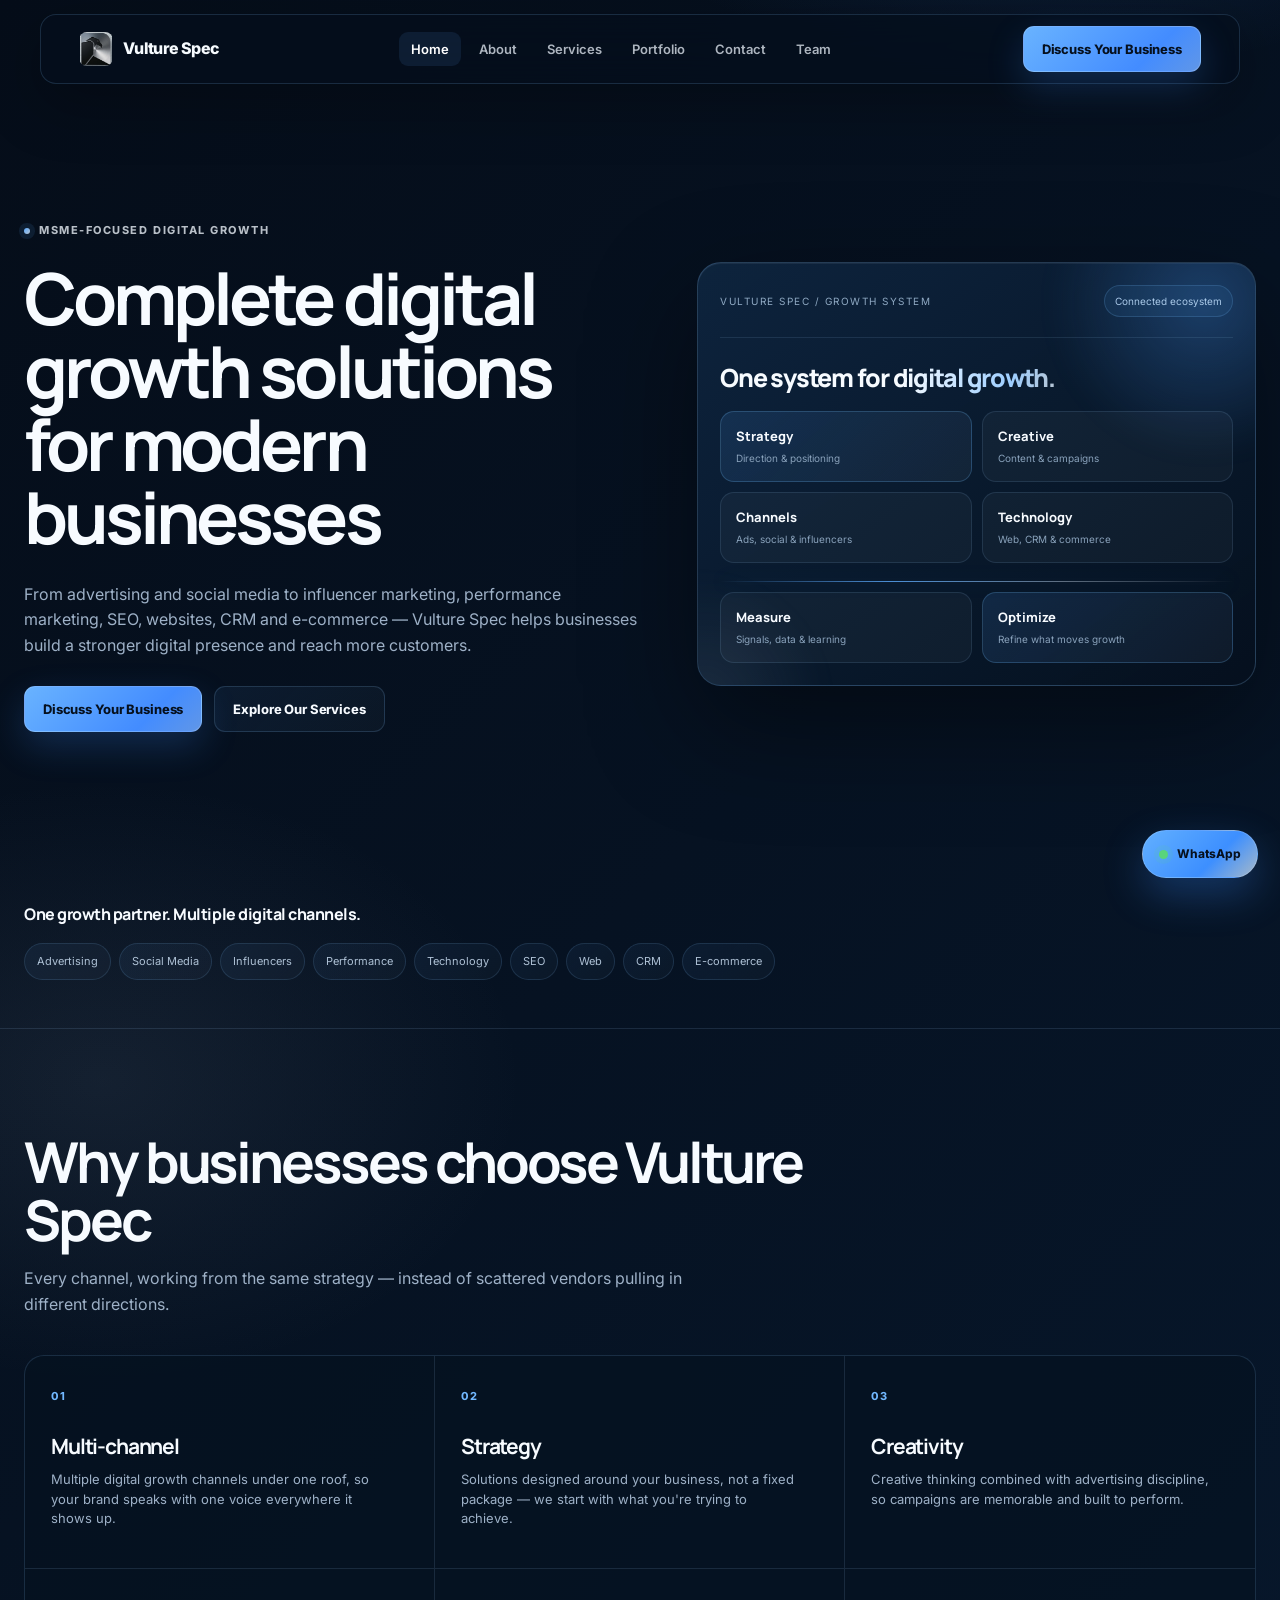
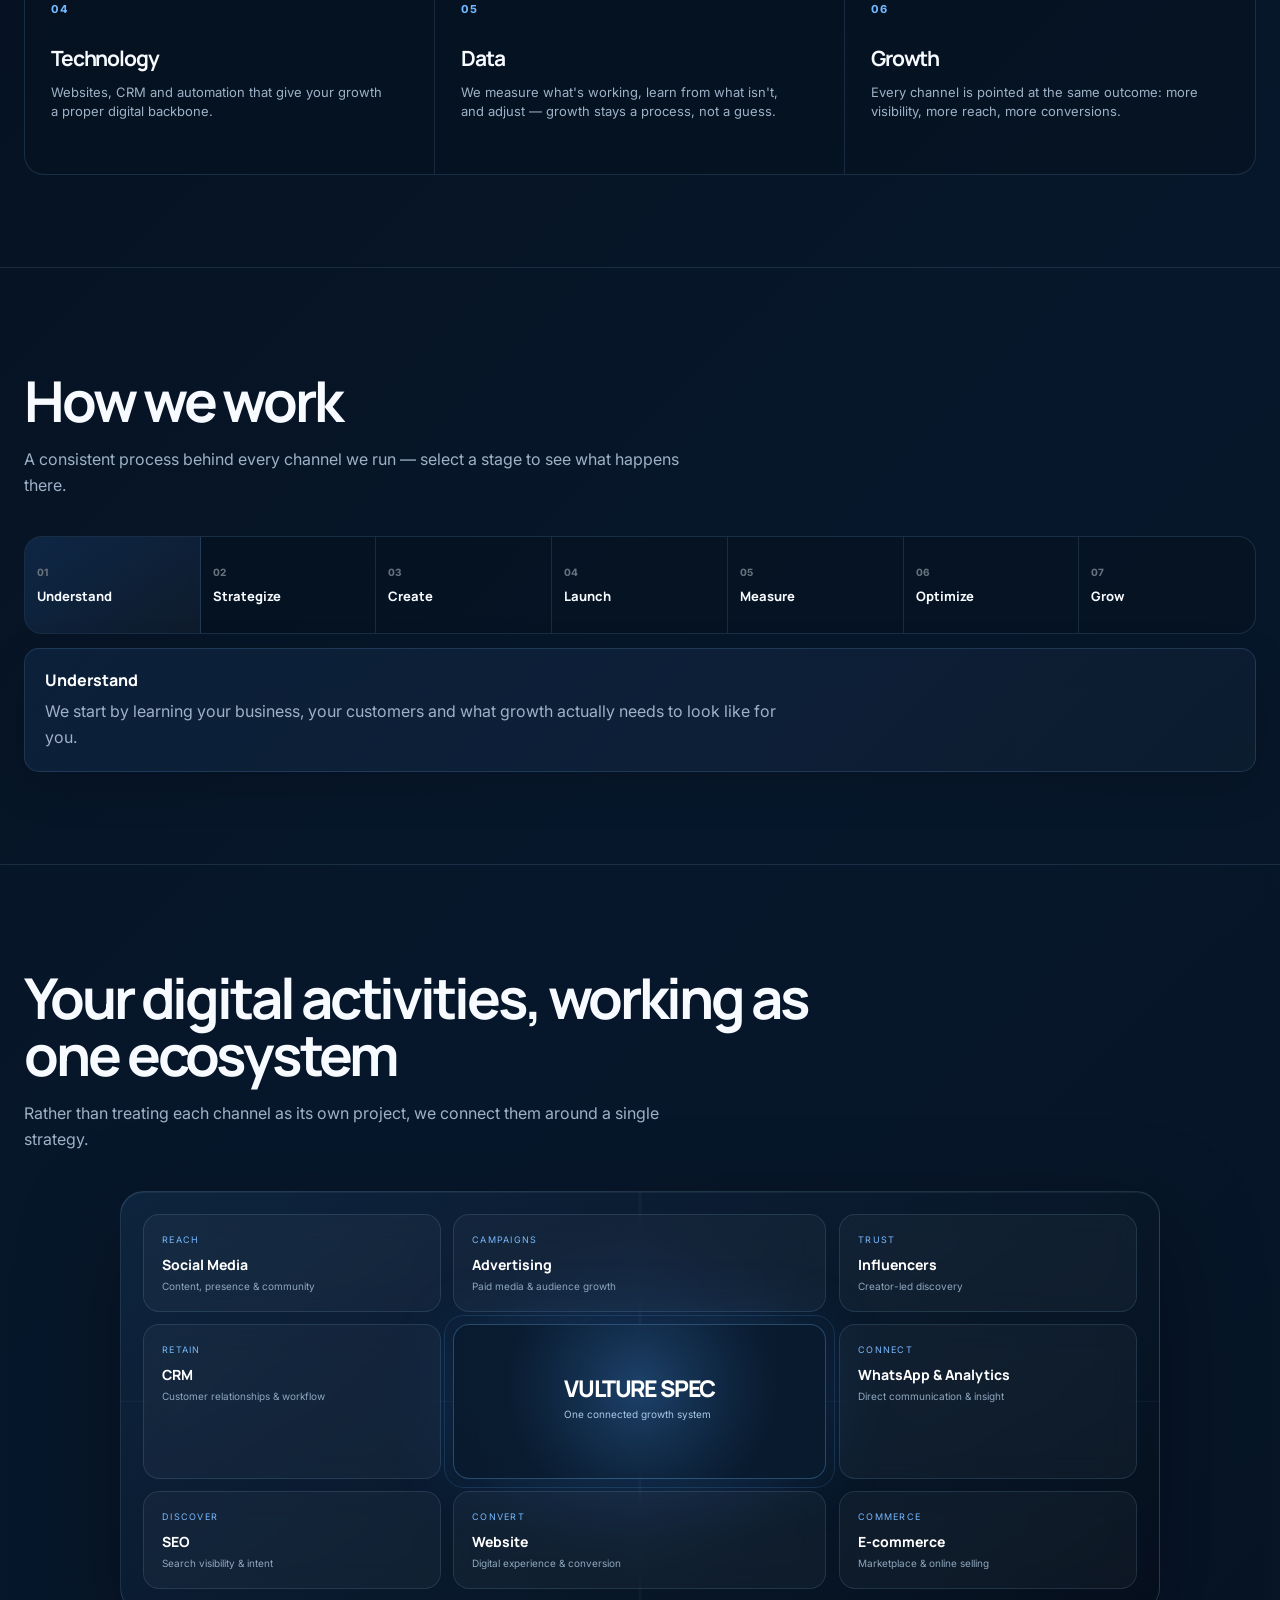
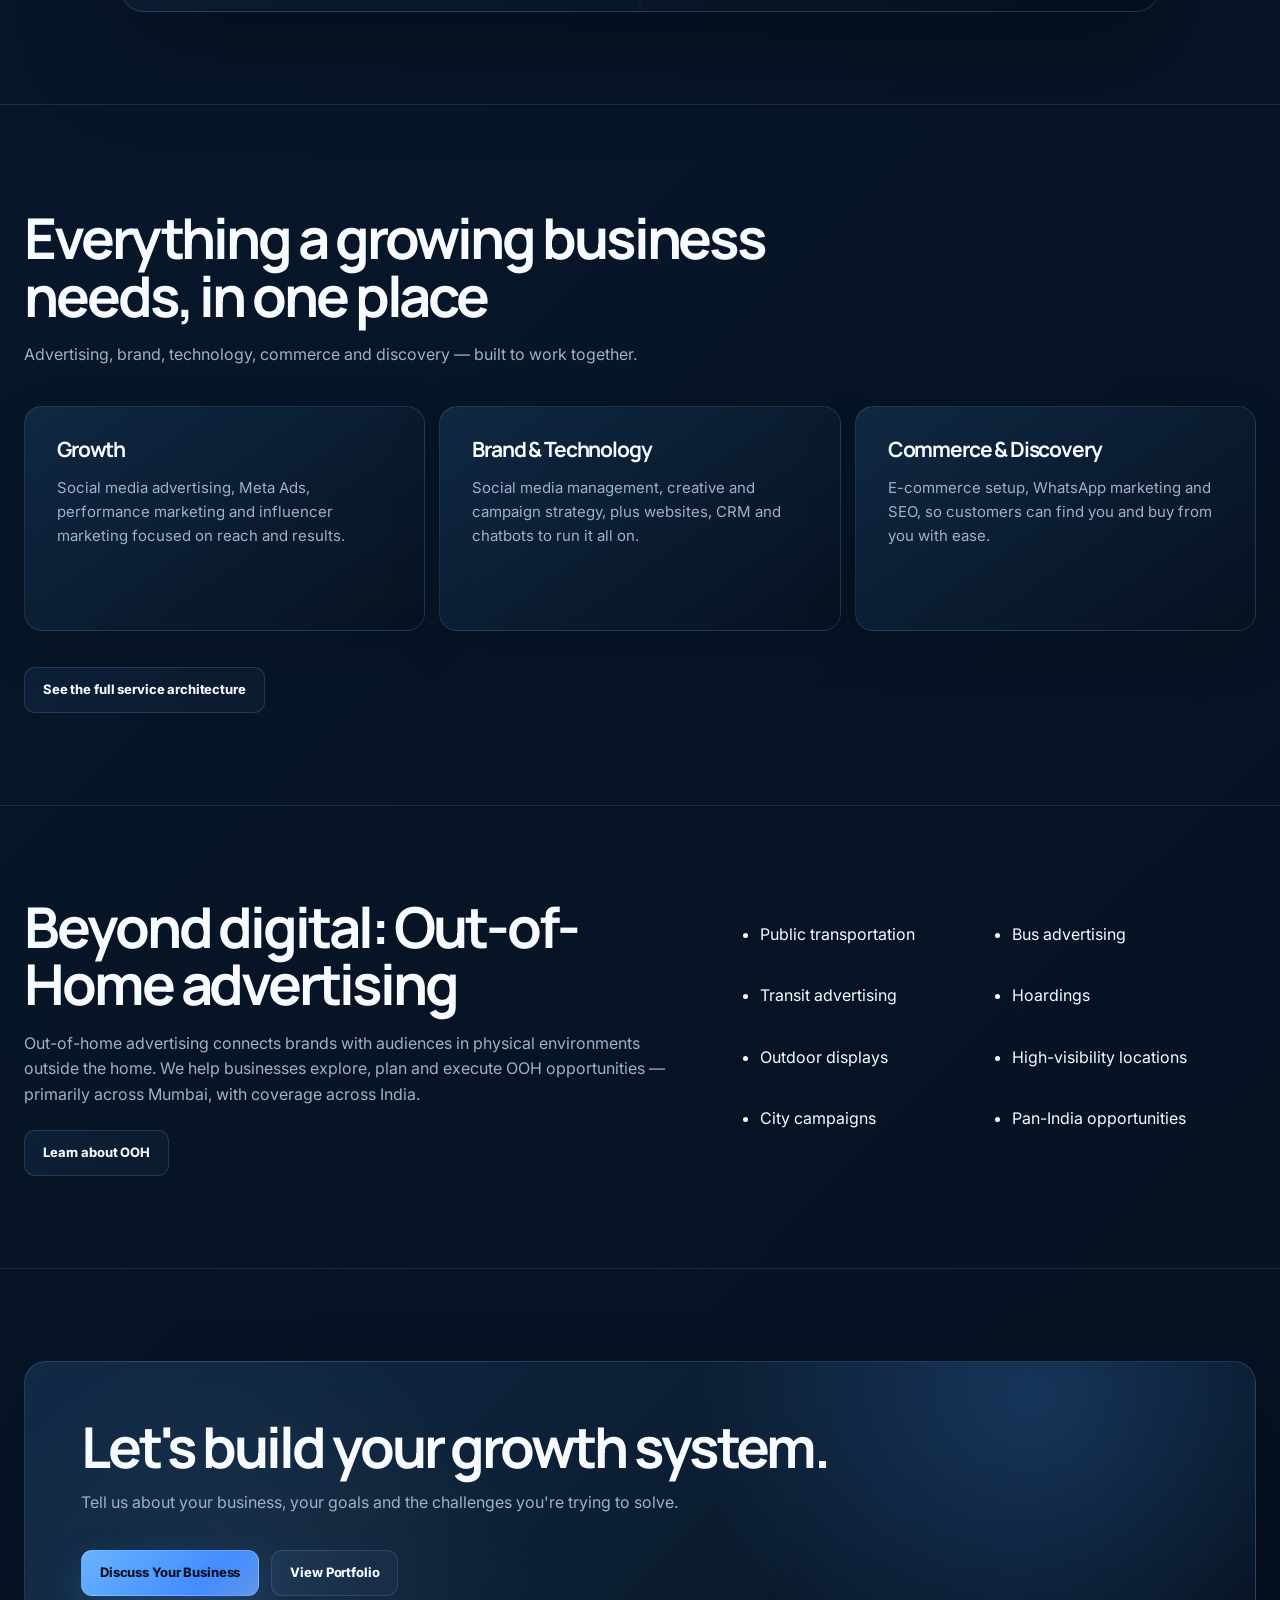
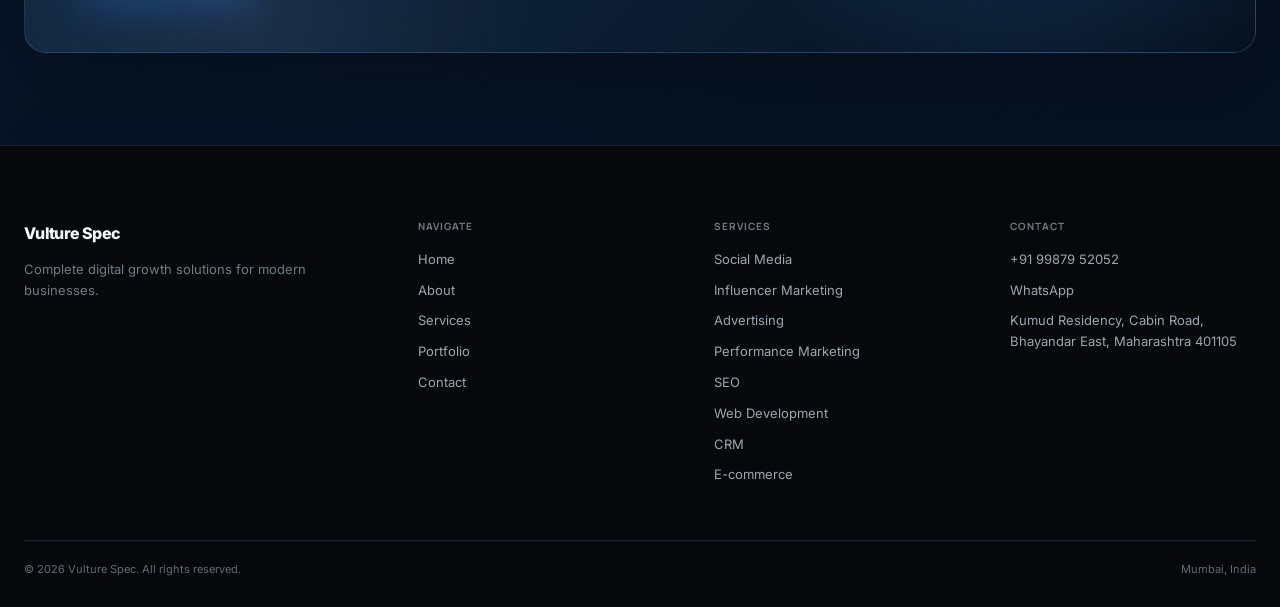
<file: index.html>
<!DOCTYPE html>
<html lang="en">
<head>
<meta charset="UTF-8">
<meta name="viewport" content="width=device-width, initial-scale=1.0">
<title>Vulture Spec — Complete Digital Growth Solutions for Modern Businesses</title>
<meta name="description" content="Vulture Spec brings advertising, social media, influencer marketing, performance marketing, SEO, websites, CRM and e-commerce together under one growth partner.">
<meta property="og:title" content="Vulture Spec — Complete Digital Growth Solutions">
<meta property="og:description" content="One growth partner. Multiple digital channels. Advertising, technology and strategy built for modern businesses.">
<meta property="og:type" content="website">
<meta property="og:image" content="https://vulturespec.com/assets/img/vulture-spec-logo.webp">
<link rel="icon" type="image/svg+xml" href="/assets/img/favicon-v2.svg?v=20260919">
<link rel="icon" type="image/webp" href="/assets/img/vulture-spec-logo.webp?v=20260919">
<link rel="apple-touch-icon" href="/assets/img/vulture-spec-logo.webp?v=20260919">
<link rel="preconnect" href="https://fonts.googleapis.com">
<link rel="preconnect" href="https://fonts.gstatic.com" crossorigin>
<link href="https://fonts.googleapis.com/css2?family=Manrope:wght@500;700;800&family=Inter:wght@400;500;600&display=swap" rel="stylesheet">
<link rel="stylesheet" href="assets/css/style.css">
</head>
<body>

<a class="btn-ghost" href="#main" style="position:absolute;left:-9999px;top:0;">Skip to content</a>

<header class="nav">
  <div class="container nav-row">
    <a href="index.html" class="brand">
      <svg class="brand-mark" viewBox="0 0 32 32" fill="none" xmlns="http://www.w3.org/2000/svg" aria-hidden="true">
        <path d="M6 9 L16 23 L26 9" stroke="#C9A24B" stroke-width="3" stroke-linecap="round" stroke-linejoin="round"/>
        <circle cx="16" cy="23" r="1.7" fill="#C9A24B"/>
      </svg>
      Vulture Spec
    </a>
    <nav aria-label="Primary">
      <ul class="nav-links">
        <li><a href="index.html">Home</a></li>
        <li><a href="about.html">About</a></li>
        <li><a href="services.html">Services</a></li>
        <li><a href="portfolio.html">Portfolio</a></li>
        <li><a href="contact.html">Contact</a></li>
      </ul>
    </nav>
    <div class="nav-right">
      <a href="contact.html" class="btn btn-primary nav-cta">Discuss Your Business</a>
      <button class="nav-toggle" aria-label="Open menu" aria-expanded="false">
        <svg width="18" height="18" viewBox="0 0 18 18" fill="none"><path d="M2 4.5H16M2 9H16M2 13.5H16" stroke="currentColor" stroke-width="1.6" stroke-linecap="round"/></svg>
      </button>
    </div>
  </div>
</header>

<div class="mobile-menu" id="mobile-menu">
  <div class="mobile-menu-head">
    <a href="index.html" class="brand">Vulture Spec</a>
    <button class="nav-toggle mobile-menu-close" aria-label="Close menu">
      <svg width="18" height="18" viewBox="0 0 18 18" fill="none"><path d="M3 3L15 15M15 3L3 15" stroke="currentColor" stroke-width="1.6" stroke-linecap="round"/></svg>
    </button>
  </div>
  <ul class="mobile-menu-links">
    <li><a href="index.html">Home</a></li>
    <li><a href="about.html">About</a></li>
    <li><a href="services.html">Services</a></li>
    <li><a href="portfolio.html">Portfolio</a></li>
    <li><a href="contact.html">Contact</a></li>
  </ul>
  <div class="mobile-menu-foot">
    <a href="contact.html" class="btn btn-primary">Discuss Your Business</a>
  </div>
</div>

<main id="main">

  <!-- HERO -->
  <section class="hero">
    <div class="container hero-grid">
      <div>
        <span class="hero-eyebrow"><span class="dot"></span>MSME-focused digital growth</span>
        <h1>Complete digital growth solutions for modern businesses</h1>
        <p class="lede">From advertising and social media to influencer marketing, performance marketing, SEO, websites, CRM and e-commerce — Vulture Spec helps businesses build a stronger digital presence and reach more customers.</p>
        <div class="hero-ctas">
          <a href="contact.html" class="btn btn-primary">Discuss Your Business</a>
          <a href="services.html" class="btn btn-secondary">Explore Our Services</a>
        </div>
      </div>

      <div class="hero-visual" data-reveal>
        <svg viewBox="0 0 560 300" xmlns="http://www.w3.org/2000/svg" role="img" aria-label="Diagram of the Vulture Spec growth system flowing from strategy to growth">
          <defs>
            <linearGradient id="panelFade" x1="0" y1="0" x2="0" y2="1">
              <stop offset="0" stop-color="#17181C"/>
              <stop offset="1" stop-color="#121316"/>
            </linearGradient>
          </defs>
          <rect x="0.5" y="0.5" width="559" height="299" rx="18" fill="url(#panelFade)" stroke="rgba(255,255,255,0.09)"/>
          <circle cx="26" cy="24" r="4" fill="#3A3C42"/>
          <circle cx="40" cy="24" r="4" fill="#3A3C42"/>
          <circle cx="54" cy="24" r="4" fill="#3A3C42"/>

          <!-- row 1 -->
          <g font-family="Inter, sans-serif" font-size="12" fill="#EEEEF0">
            <rect x="18" y="48" width="110" height="42" rx="9" fill="none" stroke="rgba(255,255,255,0.16)"/>
            <text x="73" y="73" text-anchor="middle">Strategy</text>

            <rect x="150" y="48" width="110" height="42" rx="9" fill="none" stroke="rgba(255,255,255,0.16)"/>
            <text x="205" y="73" text-anchor="middle">Creative</text>

            <rect x="282" y="48" width="110" height="42" rx="9" fill="none" stroke="rgba(255,255,255,0.16)"/>
            <text x="337" y="73" text-anchor="middle">Advertising</text>

            <rect x="414" y="48" width="110" height="42" rx="9" fill="none" stroke="rgba(255,255,255,0.16)"/>
            <text x="469" y="73" text-anchor="middle">Audience</text>

            <!-- row 2 -->
            <rect x="414" y="150" width="110" height="42" rx="9" fill="none" stroke="rgba(255,255,255,0.16)"/>
            <text x="469" y="175" text-anchor="middle">Technology</text>

            <rect x="282" y="150" width="110" height="42" rx="9" fill="none" stroke="rgba(255,255,255,0.16)"/>
            <text x="337" y="175" text-anchor="middle">Data</text>

            <rect x="150" y="150" width="110" height="42" rx="9" fill="none" stroke="rgba(255,255,255,0.16)"/>
            <text x="205" y="175" text-anchor="middle">Conversion</text>

            <rect x="18" y="150" width="110" height="42" rx="9" fill="#C9A24B" stroke="#C9A24B"/>
            <text x="73" y="175" text-anchor="middle" fill="#14140F" font-weight="700">Growth</text>
          </g>

          <!-- connectors -->
          <g stroke="rgba(255,255,255,0.28)" stroke-width="1.4" fill="none">
            <path d="M128 69 H150"/>
            <path d="M260 69 H282"/>
            <path d="M392 69 H414"/>
            <path d="M469 90 V150"/>
            <path d="M414 171 H392"/>
            <path d="M282 171 H260"/>
            <path d="M150 171 H128"/>
          </g>
          <g fill="#C9A24B">
            <path d="M128 171 L138 166 L138 176 Z"/>
          </g>

          <!-- decorative data rhythm -->
          <g fill="rgba(201,162,75,0.55)">
            <rect x="18" y="222" width="7" height="22" rx="2"/>
            <rect x="33" y="212" width="7" height="32" rx="2"/>
            <rect x="48" y="228" width="7" height="16" rx="2" fill="rgba(255,255,255,0.14)"/>
            <rect x="63" y="206" width="7" height="38" rx="2"/>
            <rect x="78" y="220" width="7" height="24" rx="2" fill="rgba(255,255,255,0.14)"/>
            <rect x="93" y="215" width="7" height="29" rx="2"/>
            <rect x="108" y="230" width="7" height="14" rx="2" fill="rgba(255,255,255,0.14)"/>
          </g>
        </svg>
      </div>
    </div>
  </section>

  <!-- POSITIONING STRIP -->
  <section class="strip" data-reveal>
    <div class="container">
      <p class="strip-line">One growth partner. Multiple digital channels.</p>
      <div class="strip-tags">
        <span class="strip-tag">Advertising</span>
        <span class="strip-tag">Social Media</span>
        <span class="strip-tag">Influencers</span>
        <span class="strip-tag">Performance</span>
        <span class="strip-tag">Technology</span>
        <span class="strip-tag">SEO</span>
        <span class="strip-tag">Web</span>
        <span class="strip-tag">CRM</span>
        <span class="strip-tag">E-commerce</span>
      </div>
    </div>
  </section>

  <!-- WHY VULTURE SPEC -->
  <section class="section section-border-top">
    <div class="container">
      <div class="section-head" data-reveal>
        <h2>Why businesses choose Vulture Spec</h2>
        <p class="lede">Every channel, working from the same strategy — instead of scattered vendors pulling in different directions.</p>
      </div>
      <div class="principles" data-reveal>
        <div class="principle">
          <span class="principle-num">01</span>
          <h3>Multi-channel</h3>
          <p>Multiple digital growth channels under one roof, so your brand speaks with one voice everywhere it shows up.</p>
        </div>
        <div class="principle">
          <span class="principle-num">02</span>
          <h3>Strategy</h3>
          <p>Solutions designed around your business, not a fixed package — we start with what you're trying to achieve.</p>
        </div>
        <div class="principle">
          <span class="principle-num">03</span>
          <h3>Creativity</h3>
          <p>Creative thinking combined with advertising discipline, so campaigns are memorable and built to perform.</p>
        </div>
        <div class="principle">
          <span class="principle-num">04</span>
          <h3>Technology</h3>
          <p>Websites, CRM and automation that give your growth a proper digital backbone.</p>
        </div>
        <div class="principle">
          <span class="principle-num">05</span>
          <h3>Data</h3>
          <p>We measure what's working, learn from what isn't, and adjust — growth stays a process, not a guess.</p>
        </div>
        <div class="principle">
          <span class="principle-num">06</span>
          <h3>Growth</h3>
          <p>Every channel is pointed at the same outcome: more visibility, more reach, more conversions.</p>
        </div>
      </div>
    </div>
  </section>

  <!-- HOW WE WORK -->
  <section class="section section-border-top">
    <div class="container">
      <div class="section-head" data-reveal>
        <h2>How we work</h2>
        <p class="lede">A consistent process behind every channel we run — select a stage to see what happens there.</p>
      </div>
      <div class="stages" data-reveal role="tablist" aria-label="Our process">
        <button class="stage" data-name="Understand" data-detail="<p>We start by learning your business, your customers and what growth actually needs to look like for you.</p>" role="tab">
          <span class="stage-index">01</span><span class="stage-name">Understand</span>
        </button>
        <button class="stage" data-name="Strategize" data-detail="<p>We map which channels and offers make sense, and in what order, based on your goals and budget.</p>" role="tab">
          <span class="stage-index">02</span><span class="stage-name">Strategize</span>
        </button>
        <button class="stage" data-name="Create" data-detail="<p>Creative, messaging and campaign assets are built to match the strategy — not the other way around.</p>" role="tab">
          <span class="stage-index">03</span><span class="stage-name">Create</span>
        </button>
        <button class="stage" data-name="Launch" data-detail="<p>Campaigns and channels go live in a coordinated sequence, not all at once and not in isolation.</p>" role="tab">
          <span class="stage-index">04</span><span class="stage-name">Launch</span>
        </button>
        <button class="stage" data-name="Measure" data-detail="<p>We track how each channel is actually performing against the goals we set at the start.</p>" role="tab">
          <span class="stage-index">05</span><span class="stage-name">Measure</span>
        </button>
        <button class="stage" data-name="Optimize" data-detail="<p>Budgets, creative and targeting are adjusted based on what the data is telling us.</p>" role="tab">
          <span class="stage-index">06</span><span class="stage-name">Optimize</span>
        </button>
        <button class="stage" data-name="Grow" data-detail="<p>What's working gets scaled — and we bring in the next channel when the business is ready for it.</p>" role="tab">
          <span class="stage-index">07</span><span class="stage-name">Grow</span>
        </button>
      </div>
      <div class="stage-detail" data-reveal></div>
    </div>
  </section>

  <!-- ECOSYSTEM -->
  <section class="section section-border-top">
    <div class="container">
      <div class="section-head" data-reveal>
        <h2>Your digital activities, working as one ecosystem</h2>
        <p class="lede">Rather than treating each channel as its own project, we connect them around a single strategy.</p>
      </div>
      <div class="ecosystem" data-reveal>
        <svg viewBox="0 0 600 600" xmlns="http://www.w3.org/2000/svg" role="img" aria-label="Diagram showing Vulture Spec at the centre of a connected ecosystem of social media, influencers, advertising, SEO, website, CRM, e-commerce, WhatsApp and analytics">
          <g stroke="rgba(255,255,255,0.14)" stroke-width="1.2">
            <line x1="300" y1="300" x2="300" y2="150"/>
            <line x1="300" y1="300" x2="425" y2="151"/>
            <line x1="300" y1="300" x2="492" y2="266"/>
            <line x1="300" y1="300" x2="469" y2="398"/>
            <line x1="300" y1="300" x2="367" y2="483"/>
            <line x1="300" y1="300" x2="233" y2="483"/>
            <line x1="300" y1="300" x2="131" y2="398"/>
            <line x1="300" y1="300" x2="108" y2="266"/>
            <line x1="300" y1="300" x2="175" y2="151"/>
          </g>
          <g fill="#C9A24B">
            <circle cx="300" cy="150" r="5"/>
            <circle cx="425" cy="151" r="5"/>
            <circle cx="492" cy="266" r="5"/>
            <circle cx="469" cy="398" r="5"/>
            <circle cx="367" cy="483" r="5"/>
            <circle cx="233" cy="483" r="5"/>
            <circle cx="131" cy="398" r="5"/>
            <circle cx="108" cy="266" r="5"/>
            <circle cx="175" cy="151" r="5"/>
          </g>
          <g class="eco-node-label" text-anchor="middle">
            <text x="300" y="125">Social Media</text>
            <text x="425" y="128">Influencers</text>
            <text x="500" y="248">Advertising</text>
            <text x="478" y="428">SEO</text>
            <text x="367" y="512">Website</text>
            <text x="233" y="512">CRM</text>
            <text x="122" y="428">E-commerce</text>
            <text x="98" y="248">WhatsApp</text>
            <text x="175" y="128">Analytics</text>
          </g>
          <circle cx="300" cy="300" r="74" fill="#121316" stroke="#C9A24B" stroke-width="1.4"/>
          <text x="300" y="295" text-anchor="middle" class="eco-center-label">VULTURE</text>
          <text x="300" y="317" text-anchor="middle" class="eco-center-label">SPEC</text>
        </svg>
      </div>
    </div>
  </section>

  <!-- SERVICES PREVIEW -->
  <section class="section section-border-top">
    <div class="container">
      <div class="section-head" data-reveal>
        <h2>Everything a growing business needs, in one place</h2>
        <p class="lede">Advertising, brand, technology, commerce and discovery — built to work together.</p>
      </div>
      <div class="about-cols" data-reveal>
        <div class="card">
          <h3>Growth</h3>
          <p>Social media advertising, Meta Ads, performance marketing and influencer marketing focused on reach and results.</p>
        </div>
        <div class="card">
          <h3>Brand &amp; Technology</h3>
          <p>Social media management, creative and campaign strategy, plus websites, CRM and chatbots to run it all on.</p>
        </div>
        <div class="card">
          <h3>Commerce &amp; Discovery</h3>
          <p>E-commerce setup, WhatsApp marketing and SEO, so customers can find you and buy from you with ease.</p>
        </div>
      </div>
      <div style="margin-top:36px;">
        <a href="services.html" class="btn btn-secondary">See the full service architecture</a>
      </div>
    </div>
  </section>

  <!-- OOH TEASER -->
  <section class="section section-border-top">
    <div class="container ooh-grid">
      <div data-reveal>
        <h2 style="margin-bottom:18px;">Beyond digital: Out-of-Home advertising</h2>
        <p class="lede" style="margin-bottom:22px;">Out-of-home advertising connects brands with audiences in physical environments outside the home. We help businesses explore, plan and execute OOH opportunities — primarily across Mumbai, with coverage across India.</p>
        <a href="services.html#ooh" class="btn btn-secondary">Learn about OOH</a>
      </div>
      <ul class="ooh-list" data-reveal>
        <li>Public transportation</li>
        <li>Bus advertising</li>
        <li>Transit advertising</li>
        <li>Hoardings</li>
        <li>Outdoor displays</li>
        <li>High-visibility locations</li>
        <li>City campaigns</li>
        <li>Pan-India opportunities</li>
      </ul>
    </div>
  </section>

  <!-- CTA -->
  <section class="section section-border-top">
    <div class="container">
      <div class="cta-band" data-reveal>
        <h2>Let's build your growth system.</h2>
        <p class="lede">Tell us about your business, your goals and the challenges you're trying to solve.</p>
        <div class="cta-band-ctas">
          <a href="contact.html" class="btn btn-primary">Discuss Your Business</a>
          <a href="portfolio.html" class="btn btn-secondary">View Portfolio</a>
        </div>
      </div>
    </div>
  </section>

</main>

<footer class="footer">
  <div class="container">
    <div class="footer-top">
      <div class="footer-brand">
        <a href="index.html" class="brand">Vulture Spec</a>
        <p>Complete digital growth solutions for modern businesses.</p>
      </div>
      <div class="footer-col">
        <h4>Navigate</h4>
        <ul>
          <li><a href="index.html">Home</a></li>
          <li><a href="about.html">About</a></li>
          <li><a href="services.html">Services</a></li>
          <li><a href="portfolio.html">Portfolio</a></li>
          <li><a href="contact.html">Contact</a></li>
        </ul>
      </div>
      <div class="footer-col">
        <h4>Services</h4>
        <ul>
          <li><a href="services.html">Social Media</a></li>
          <li><a href="services.html">Influencer Marketing</a></li>
          <li><a href="services.html">Advertising</a></li>
          <li><a href="services.html">Performance Marketing</a></li>
          <li><a href="services.html">SEO</a></li>
          <li><a href="services.html">Web Development</a></li>
          <li><a href="services.html">CRM</a></li>
          <li><a href="services.html">E-commerce</a></li>
        </ul>
      </div>
      <div class="footer-col">
        <h4>Contact</h4>
        <ul>
          <li><a href="tel:+919987952052">+91 99879 52052</a></li>
          <li><a href="https://wa.me/919987952052" target="_blank" rel="noopener">WhatsApp</a></li>
          <li>Kumud Residency, Cabin Road, Bhayandar East, Maharashtra 401105</li>
        </ul>
      </div>
    </div>
    <div class="footer-bottom">
      <span>© 2026 Vulture Spec. All rights reserved.</span>
      <span>Mumbai, India</span>
    </div>
  </div>
</footer>

<script src="assets/js/main.js" defer></script>
</body>
</html>
</file>
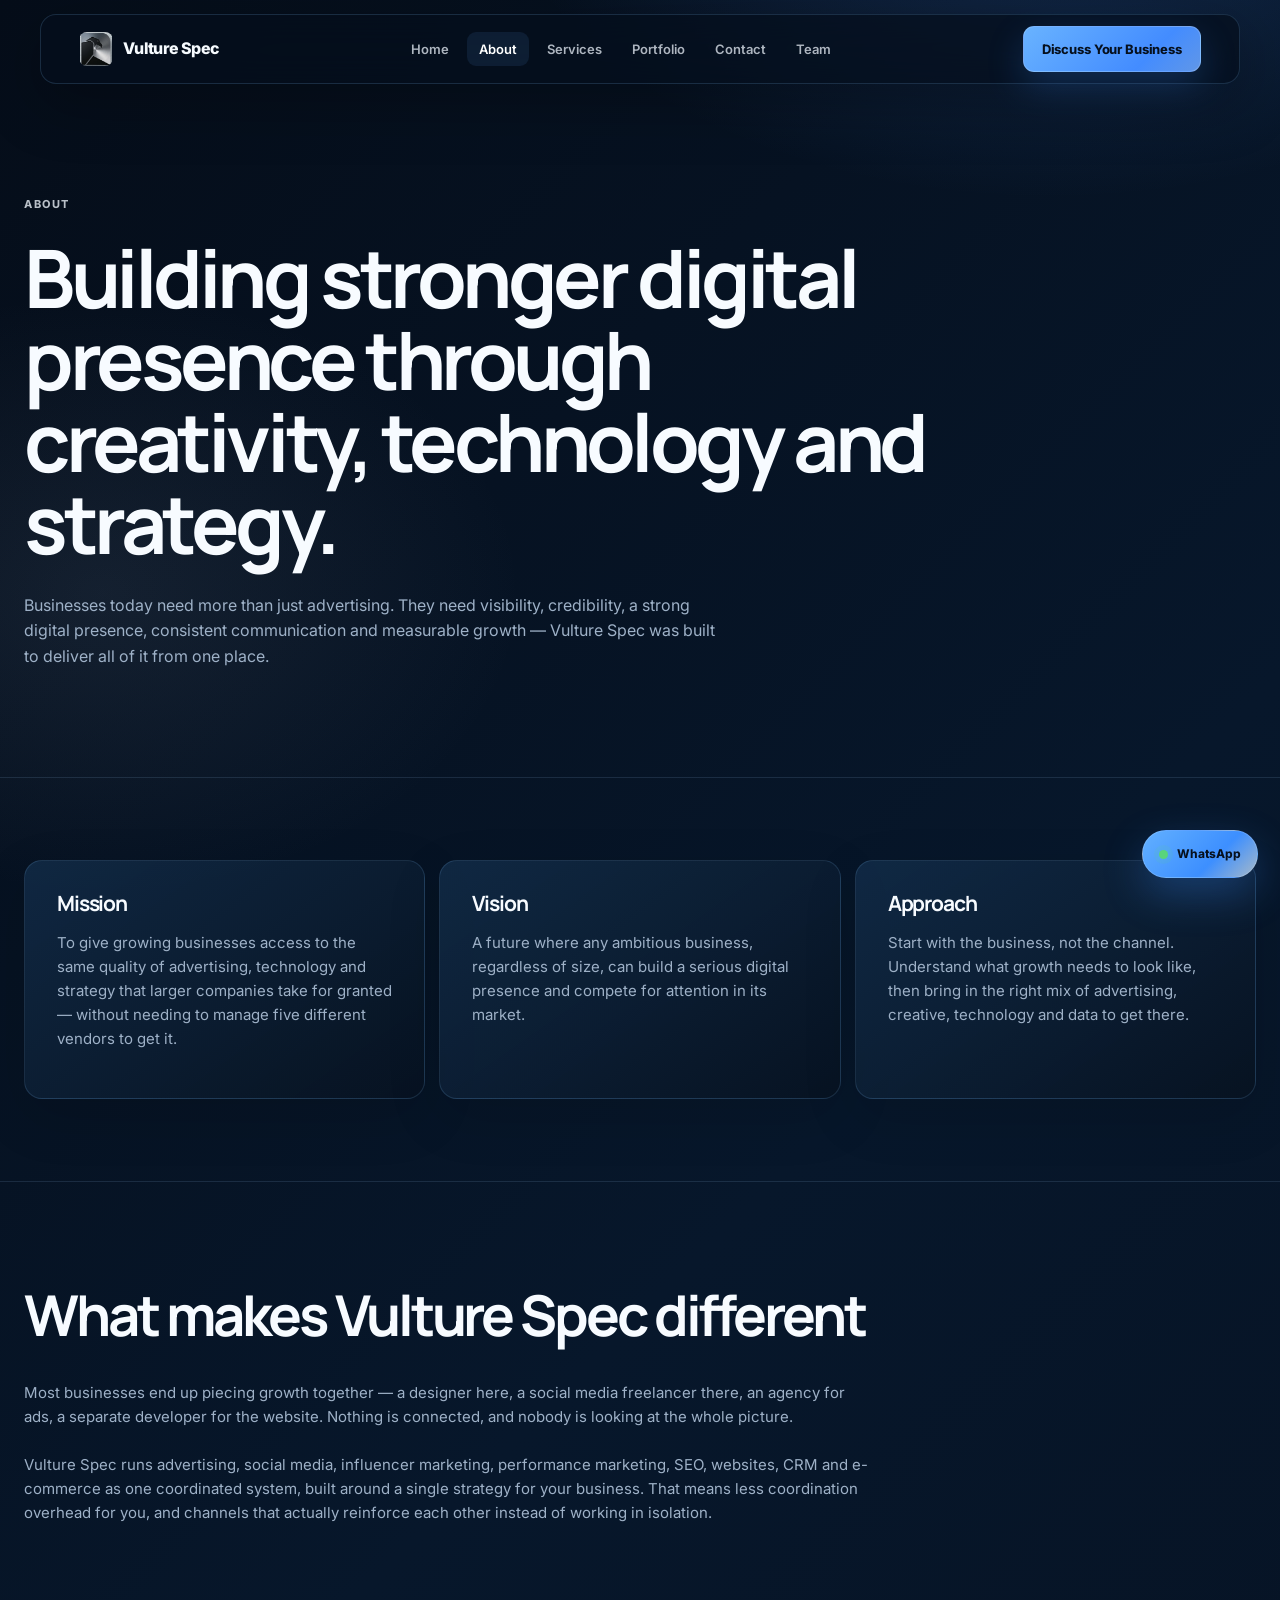
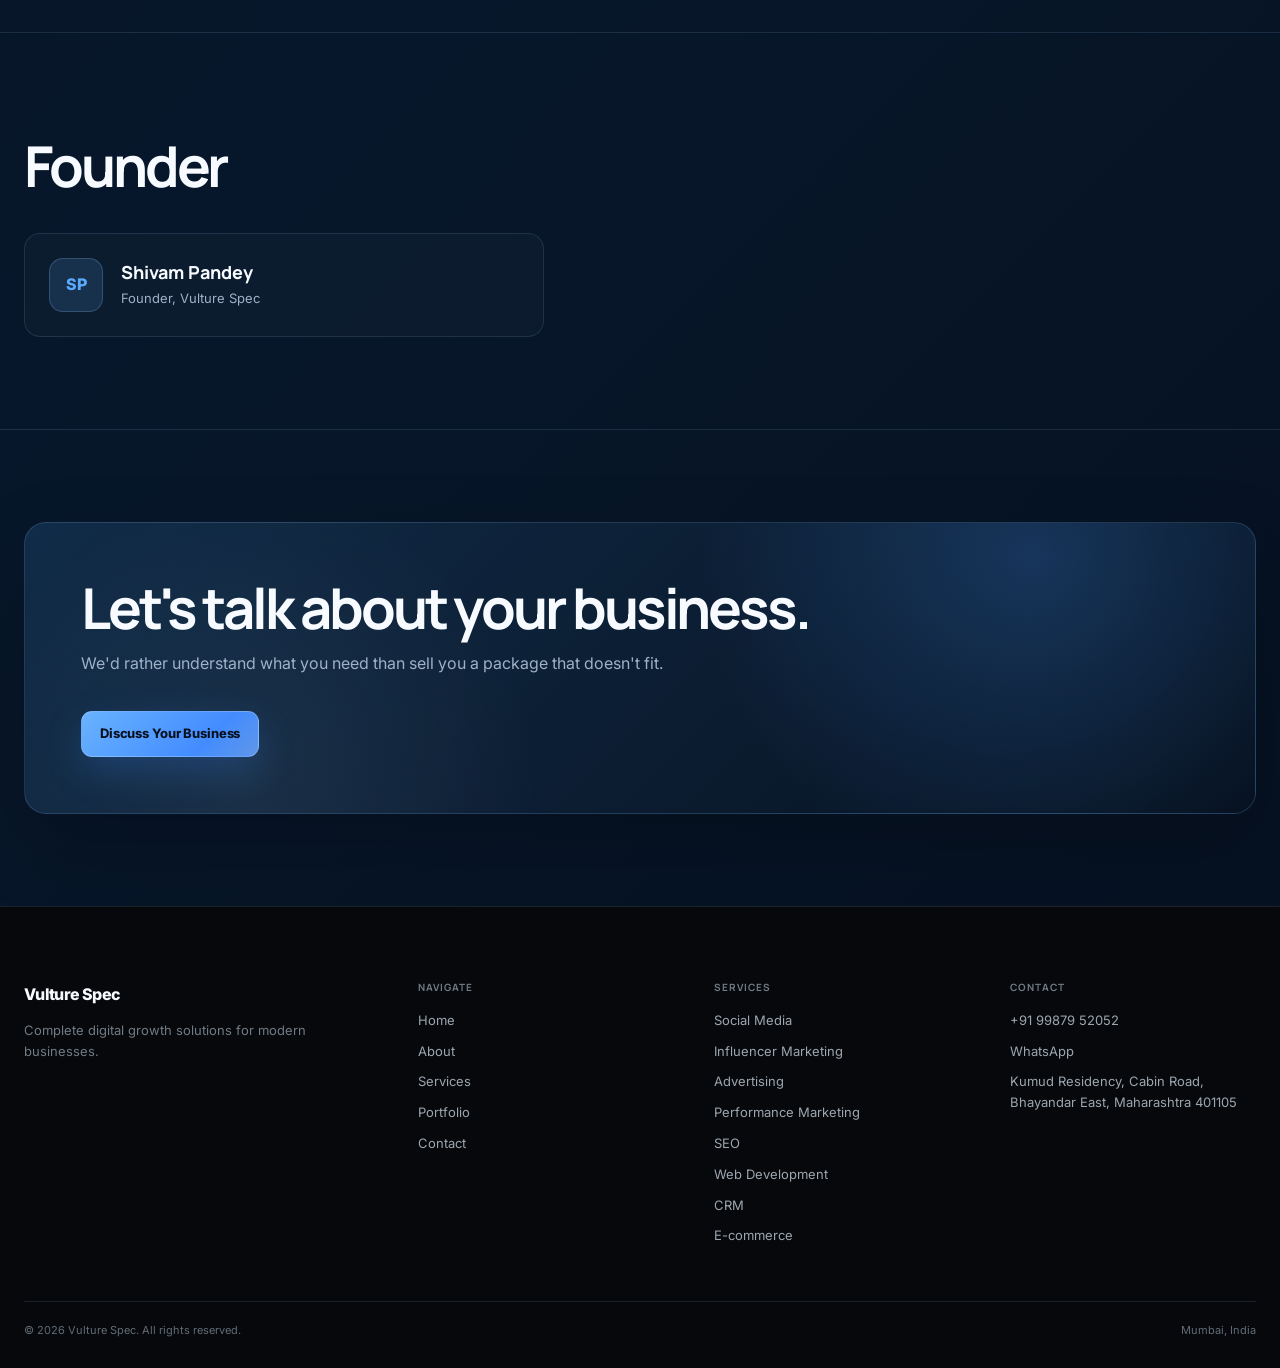
<file: about.html>
<!DOCTYPE html>
<html lang="en">
<head>
<meta charset="UTF-8">
<meta name="viewport" content="width=device-width, initial-scale=1.0">
<title>About — Vulture Spec</title>
<meta name="description" content="Vulture Spec builds stronger digital presence for modern businesses through creativity, technology and strategy.">
<link rel="icon" type="image/svg+xml" href="/assets/img/favicon-v2.svg?v=20260919">
<link rel="icon" type="image/webp" href="/assets/img/vulture-spec-logo.webp?v=20260919">
<link rel="apple-touch-icon" href="/assets/img/vulture-spec-logo.webp?v=20260919">
<link rel="preconnect" href="https://fonts.googleapis.com">
<link rel="preconnect" href="https://fonts.gstatic.com" crossorigin>
<link href="https://fonts.googleapis.com/css2?family=Manrope:wght@500;700;800&family=Inter:wght@400;500;600&display=swap" rel="stylesheet">
<link rel="stylesheet" href="assets/css/style.css">
</head>
<body>

<header class="nav">
  <div class="container nav-row">
    <a href="index.html" class="brand">
      <svg class="brand-mark" viewBox="0 0 32 32" fill="none" xmlns="http://www.w3.org/2000/svg" aria-hidden="true">
        <path d="M6 9 L16 23 L26 9" stroke="#C9A24B" stroke-width="3" stroke-linecap="round" stroke-linejoin="round"/>
        <circle cx="16" cy="23" r="1.7" fill="#C9A24B"/>
      </svg>
      Vulture Spec
    </a>
    <nav aria-label="Primary">
      <ul class="nav-links">
        <li><a href="index.html">Home</a></li>
        <li><a href="about.html">About</a></li>
        <li><a href="services.html">Services</a></li>
        <li><a href="portfolio.html">Portfolio</a></li>
        <li><a href="contact.html">Contact</a></li>
      </ul>
    </nav>
    <div class="nav-right">
      <a href="contact.html" class="btn btn-primary nav-cta">Discuss Your Business</a>
      <button class="nav-toggle" aria-label="Open menu" aria-expanded="false">
        <svg width="18" height="18" viewBox="0 0 18 18" fill="none"><path d="M2 4.5H16M2 9H16M2 13.5H16" stroke="currentColor" stroke-width="1.6" stroke-linecap="round"/></svg>
      </button>
    </div>
  </div>
</header>

<div class="mobile-menu">
  <div class="mobile-menu-head">
    <a href="index.html" class="brand">Vulture Spec</a>
    <button class="nav-toggle mobile-menu-close" aria-label="Close menu">
      <svg width="18" height="18" viewBox="0 0 18 18" fill="none"><path d="M3 3L15 15M15 3L3 15" stroke="currentColor" stroke-width="1.6" stroke-linecap="round"/></svg>
    </button>
  </div>
  <ul class="mobile-menu-links">
    <li><a href="index.html">Home</a></li>
    <li><a href="about.html">About</a></li>
    <li><a href="services.html">Services</a></li>
    <li><a href="portfolio.html">Portfolio</a></li>
    <li><a href="contact.html">Contact</a></li>
  </ul>
  <div class="mobile-menu-foot">
    <a href="contact.html" class="btn btn-primary">Discuss Your Business</a>
  </div>
</div>

<main id="main">

  <section class="page-head">
    <div class="container">
      <span class="page-head-tag">About</span>
      <h1>Building stronger digital presence through creativity, technology and strategy.</h1>
      <p class="lede">Businesses today need more than just advertising. They need visibility, credibility, a strong digital presence, consistent communication and measurable growth — Vulture Spec was built to deliver all of it from one place.</p>
    </div>
  </section>

  <section class="section-tight section-border-top">
    <div class="container about-cols" data-reveal>
      <div class="card">
        <h3>Mission</h3>
        <p>To give growing businesses access to the same quality of advertising, technology and strategy that larger companies take for granted — without needing to manage five different vendors to get it.</p>
      </div>
      <div class="card">
        <h3>Vision</h3>
        <p>A future where any ambitious business, regardless of size, can build a serious digital presence and compete for attention in its market.</p>
      </div>
      <div class="card">
        <h3>Approach</h3>
        <p>Start with the business, not the channel. Understand what growth needs to look like, then bring in the right mix of advertising, creative, technology and data to get there.</p>
      </div>
    </div>
  </section>

  <section class="section section-border-top">
    <div class="container">
      <div class="section-head" data-reveal>
        <h2>What makes Vulture Spec different</h2>
      </div>
      <div class="about-block" data-reveal>
        <p>Most businesses end up piecing growth together — a designer here, a social media freelancer there, an agency for ads, a separate developer for the website. Nothing is connected, and nobody is looking at the whole picture.</p>
        <p>Vulture Spec runs advertising, social media, influencer marketing, performance marketing, SEO, websites, CRM and e-commerce as one coordinated system, built around a single strategy for your business. That means less coordination overhead for you, and channels that actually reinforce each other instead of working in isolation.</p>
      </div>
    </div>
  </section>

  <section class="section section-border-top">
    <div class="container">
      <div class="section-head" data-reveal>
        <h2>Founder</h2>
      </div>
      <div class="founder-card" data-reveal>
        <div class="founder-avatar" aria-hidden="true">SP</div>
        <div class="founder-meta">
          <strong>Shivam Pandey</strong>
          <span>Founder, Vulture Spec</span>
        </div>
      </div>
    </div>
  </section>

  <section class="section section-border-top">
    <div class="container">
      <div class="cta-band" data-reveal>
        <h2>Let's talk about your business.</h2>
        <p class="lede">We'd rather understand what you need than sell you a package that doesn't fit.</p>
        <div class="cta-band-ctas">
          <a href="contact.html" class="btn btn-primary">Discuss Your Business</a>
        </div>
      </div>
    </div>
  </section>

</main>

<footer class="footer">
  <div class="container">
    <div class="footer-top">
      <div class="footer-brand">
        <a href="index.html" class="brand">Vulture Spec</a>
        <p>Complete digital growth solutions for modern businesses.</p>
      </div>
      <div class="footer-col">
        <h4>Navigate</h4>
        <ul>
          <li><a href="index.html">Home</a></li>
          <li><a href="about.html">About</a></li>
          <li><a href="services.html">Services</a></li>
          <li><a href="portfolio.html">Portfolio</a></li>
          <li><a href="contact.html">Contact</a></li>
        </ul>
      </div>
      <div class="footer-col">
        <h4>Services</h4>
        <ul>
          <li><a href="services.html">Social Media</a></li>
          <li><a href="services.html">Influencer Marketing</a></li>
          <li><a href="services.html">Advertising</a></li>
          <li><a href="services.html">Performance Marketing</a></li>
          <li><a href="services.html">SEO</a></li>
          <li><a href="services.html">Web Development</a></li>
          <li><a href="services.html">CRM</a></li>
          <li><a href="services.html">E-commerce</a></li>
        </ul>
      </div>
      <div class="footer-col">
        <h4>Contact</h4>
        <ul>
          <li><a href="tel:+919987952052">+91 99879 52052</a></li>
          <li><a href="https://wa.me/919987952052" target="_blank" rel="noopener">WhatsApp</a></li>
          <li>Kumud Residency, Cabin Road, Bhayandar East, Maharashtra 401105</li>
        </ul>
      </div>
    </div>
    <div class="footer-bottom">
      <span>© 2026 Vulture Spec. All rights reserved.</span>
      <span>Mumbai, India</span>
    </div>
  </div>
</footer>

<script src="assets/js/main.js" defer></script>
</body>
</html>
</file>
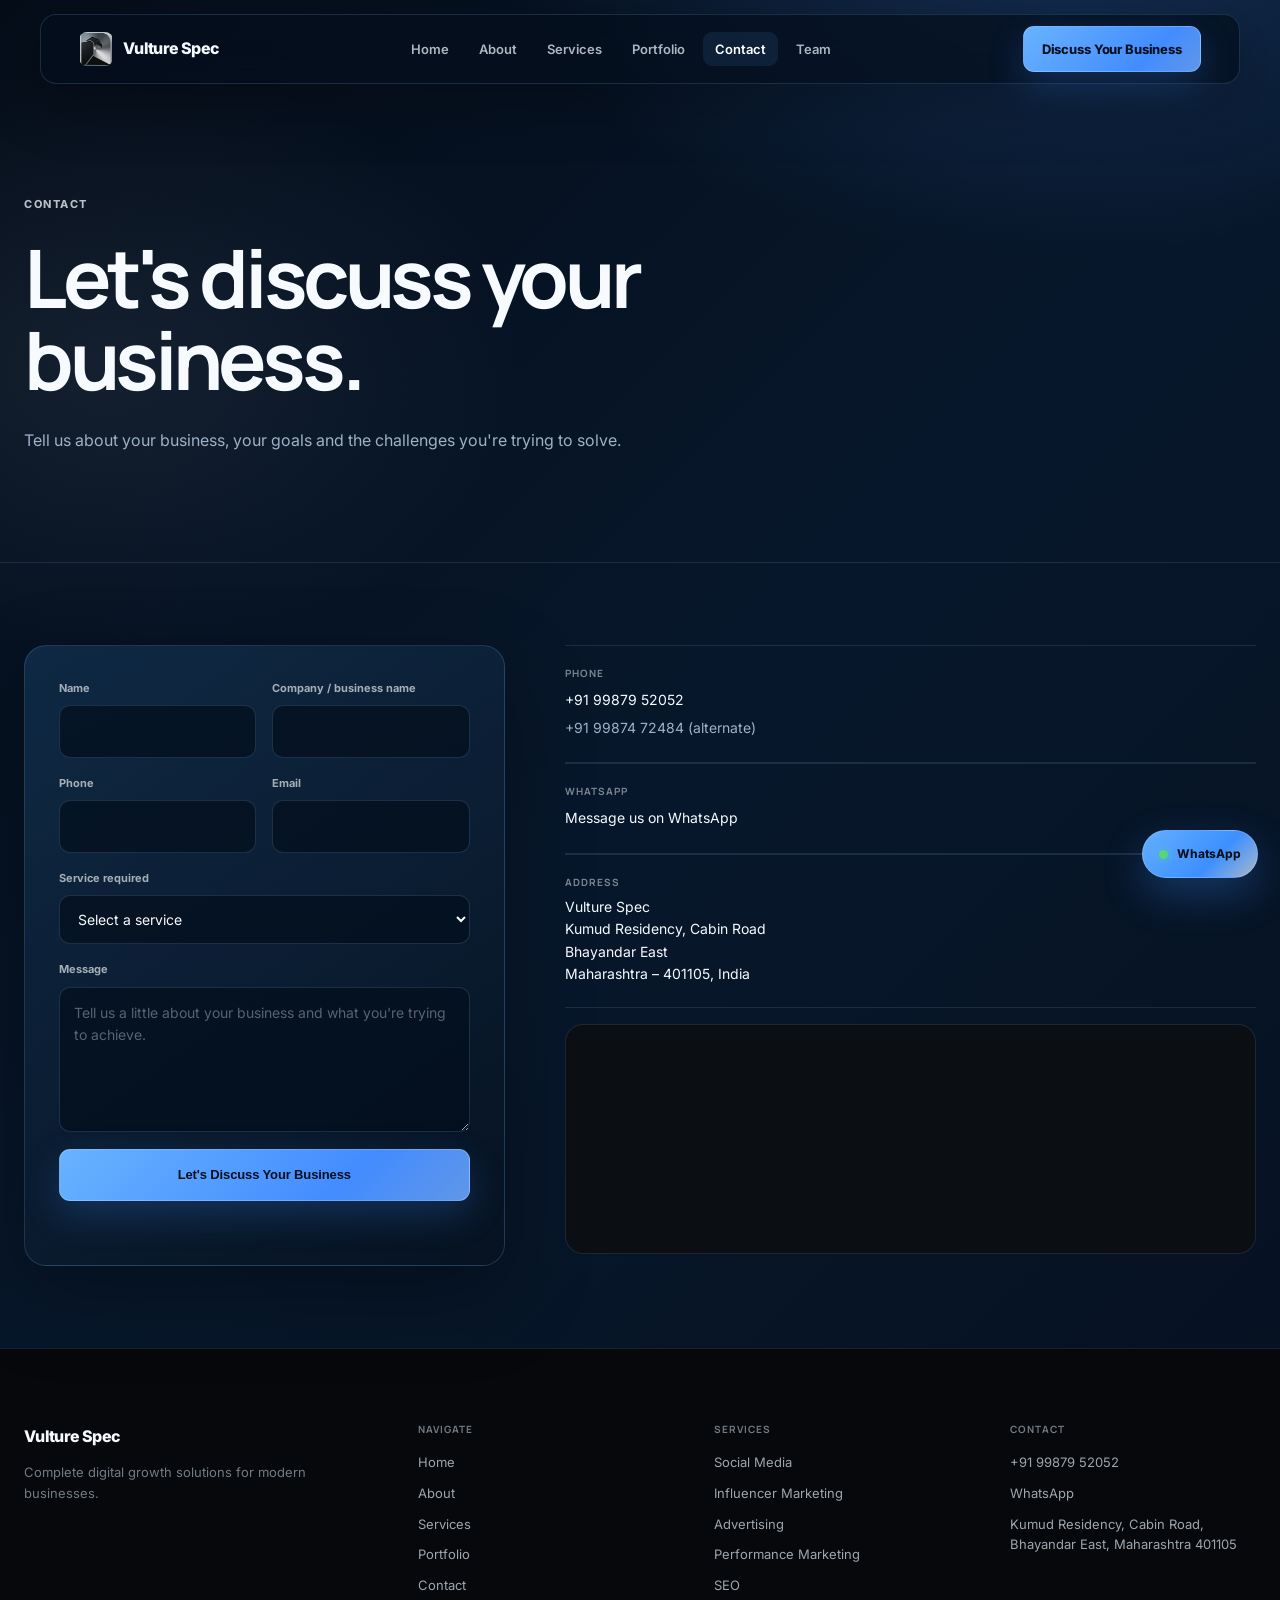
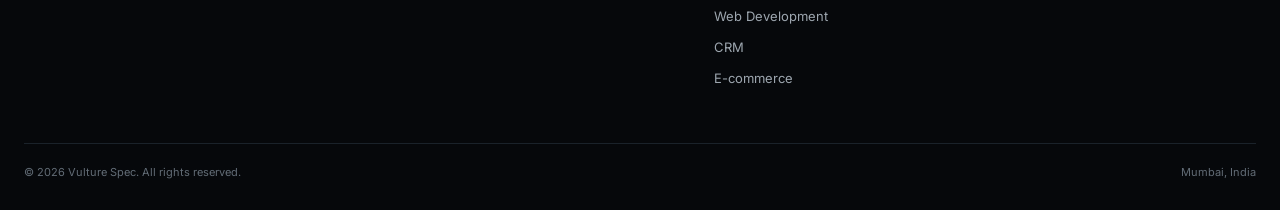
<file: contact.html>
<!DOCTYPE html>
<html lang="en">
<head>
<meta charset="UTF-8">
<meta name="viewport" content="width=device-width, initial-scale=1.0">
<title>Contact — Vulture Spec</title>
<meta name="description" content="Tell Vulture Spec about your business, your goals and the challenges you're trying to solve.">
<link rel="icon" type="image/svg+xml" href="/assets/img/favicon-v2.svg?v=20260919">
<link rel="icon" type="image/webp" href="/assets/img/vulture-spec-logo.webp?v=20260919">
<link rel="apple-touch-icon" href="/assets/img/vulture-spec-logo.webp?v=20260919">
<link rel="preconnect" href="https://fonts.googleapis.com">
<link rel="preconnect" href="https://fonts.gstatic.com" crossorigin>
<link href="https://fonts.googleapis.com/css2?family=Manrope:wght@500;700;800&family=Inter:wght@400;500;600&display=swap" rel="stylesheet">
<link rel="stylesheet" href="assets/css/style.css">
</head>
<body>

<header class="nav">
  <div class="container nav-row">
    <a href="index.html" class="brand">
      <svg class="brand-mark" viewBox="0 0 32 32" fill="none" xmlns="http://www.w3.org/2000/svg" aria-hidden="true">
        <path d="M6 9 L16 23 L26 9" stroke="#C9A24B" stroke-width="3" stroke-linecap="round" stroke-linejoin="round"/>
        <circle cx="16" cy="23" r="1.7" fill="#C9A24B"/>
      </svg>
      Vulture Spec
    </a>
    <nav aria-label="Primary">
      <ul class="nav-links">
        <li><a href="index.html">Home</a></li>
        <li><a href="about.html">About</a></li>
        <li><a href="services.html">Services</a></li>
        <li><a href="portfolio.html">Portfolio</a></li>
        <li><a href="contact.html">Contact</a></li>
      </ul>
    </nav>
    <div class="nav-right">
      <a href="contact.html" class="btn btn-primary nav-cta">Discuss Your Business</a>
      <button class="nav-toggle" aria-label="Open menu" aria-expanded="false">
        <svg width="18" height="18" viewBox="0 0 18 18" fill="none"><path d="M2 4.5H16M2 9H16M2 13.5H16" stroke="currentColor" stroke-width="1.6" stroke-linecap="round"/></svg>
      </button>
    </div>
  </div>
</header>

<div class="mobile-menu">
  <div class="mobile-menu-head">
    <a href="index.html" class="brand">Vulture Spec</a>
    <button class="nav-toggle mobile-menu-close" aria-label="Close menu">
      <svg width="18" height="18" viewBox="0 0 18 18" fill="none"><path d="M3 3L15 15M15 3L3 15" stroke="currentColor" stroke-width="1.6" stroke-linecap="round"/></svg>
    </button>
  </div>
  <ul class="mobile-menu-links">
    <li><a href="index.html">Home</a></li>
    <li><a href="about.html">About</a></li>
    <li><a href="services.html">Services</a></li>
    <li><a href="portfolio.html">Portfolio</a></li>
    <li><a href="contact.html">Contact</a></li>
  </ul>
  <div class="mobile-menu-foot">
    <a href="contact.html" class="btn btn-primary">Discuss Your Business</a>
  </div>
</div>

<main id="main">

  <section class="page-head">
    <div class="container">
      <span class="page-head-tag">Contact</span>
      <h1>Let's discuss your business.</h1>
      <p class="lede">Tell us about your business, your goals and the challenges you're trying to solve.</p>
    </div>
  </section>

  <section class="section-tight section-border-top">
    <div class="container contact-grid">

      <form id="contact-form" novalidate>
        <div class="form-row">
          <div class="form-field">
            <label for="name">Name</label>
            <input type="text" id="name" name="name" required autocomplete="name">
          </div>
          <div class="form-field">
            <label for="company">Company / business name</label>
            <input type="text" id="company" name="company" autocomplete="organization">
          </div>
        </div>
        <div class="form-row">
          <div class="form-field">
            <label for="phone">Phone</label>
            <input type="tel" id="phone" name="phone" required autocomplete="tel">
          </div>
          <div class="form-field">
            <label for="email">Email</label>
            <input type="email" id="email" name="email" required autocomplete="email">
          </div>
        </div>
        <div class="form-field">
          <label for="service">Service required</label>
          <select id="service" name="service">
            <option value="">Select a service</option>
            <option value="social-media">Social Media Advertising</option>
            <option value="meta-ads">Meta Ads</option>
            <option value="performance-marketing">Performance Marketing</option>
            <option value="influencer-marketing">Influencer Marketing</option>
            <option value="social-media-management">Social Media Management</option>
            <option value="creative">Advertising Creative</option>
            <option value="campaign-strategy">Campaign Strategy</option>
            <option value="ooh">OOH Advertising</option>
            <option value="website">Website Development</option>
            <option value="crm">Personalized CRM</option>
            <option value="chatbots">Chatbots</option>
            <option value="ecommerce">E-commerce Setup</option>
            <option value="whatsapp">WhatsApp Marketing</option>
            <option value="seo">SEO</option>
            <option value="full-solution">Complete Digital Growth</option>
          </select>
        </div>
        <div class="form-field">
          <label for="message">Message</label>
          <textarea id="message" name="message" required placeholder="Tell us a little about your business and what you're trying to achieve."></textarea>
        </div>
        <button type="submit" class="btn btn-primary">Let's Discuss Your Business</button>
        <p class="form-status" role="status"></p>
      </form>

      <div>
        <div class="contact-info-card">
          <h4>Phone</h4>
          <a href="tel:+919987952052">+91 99879 52052</a>
          <span class="sub"><a href="tel:+919987472484">+91 99874 72484</a> (alternate)</span>
        </div>
        <div class="contact-info-card">
          <h4>WhatsApp</h4>
          <a href="https://wa.me/919987952052" target="_blank" rel="noopener">Message us on WhatsApp</a>
        </div>
        <div class="contact-info-card">
          <h4>Address</h4>
          <address>
            Vulture Spec<br>
            Kumud Residency, Cabin Road<br>
            Bhayandar East<br>
            Maharashtra – 401105, India
          </address>
        </div>
        <div class="map-frame">
          <iframe
            title="Vulture Spec location"
            src="https://www.google.com/maps?q=Bhayandar+East,+Maharashtra+401105&output=embed"
            width="100%" height="100%" style="border:0;" loading="lazy" referrerpolicy="no-referrer-when-downgrade">
          </iframe>
        </div>
      </div>

    </div>
  </section>

</main>

<footer class="footer">
  <div class="container">
    <div class="footer-top">
      <div class="footer-brand">
        <a href="index.html" class="brand">Vulture Spec</a>
        <p>Complete digital growth solutions for modern businesses.</p>
      </div>
      <div class="footer-col">
        <h4>Navigate</h4>
        <ul>
          <li><a href="index.html">Home</a></li>
          <li><a href="about.html">About</a></li>
          <li><a href="services.html">Services</a></li>
          <li><a href="portfolio.html">Portfolio</a></li>
          <li><a href="contact.html">Contact</a></li>
        </ul>
      </div>
      <div class="footer-col">
        <h4>Services</h4>
        <ul>
          <li><a href="services.html">Social Media</a></li>
          <li><a href="services.html">Influencer Marketing</a></li>
          <li><a href="services.html">Advertising</a></li>
          <li><a href="services.html">Performance Marketing</a></li>
          <li><a href="services.html">SEO</a></li>
          <li><a href="services.html">Web Development</a></li>
          <li><a href="services.html">CRM</a></li>
          <li><a href="services.html">E-commerce</a></li>
        </ul>
      </div>
      <div class="footer-col">
        <h4>Contact</h4>
        <ul>
          <li><a href="tel:+919987952052">+91 99879 52052</a></li>
          <li><a href="https://wa.me/919987952052" target="_blank" rel="noopener">WhatsApp</a></li>
          <li>Kumud Residency, Cabin Road, Bhayandar East, Maharashtra 401105</li>
        </ul>
      </div>
    </div>
    <div class="footer-bottom">
      <span>© 2026 Vulture Spec. All rights reserved.</span>
      <span>Mumbai, India</span>
    </div>
  </div>
</footer>

<script src="assets/js/main.js" defer></script>
</body>
</html>
</file>
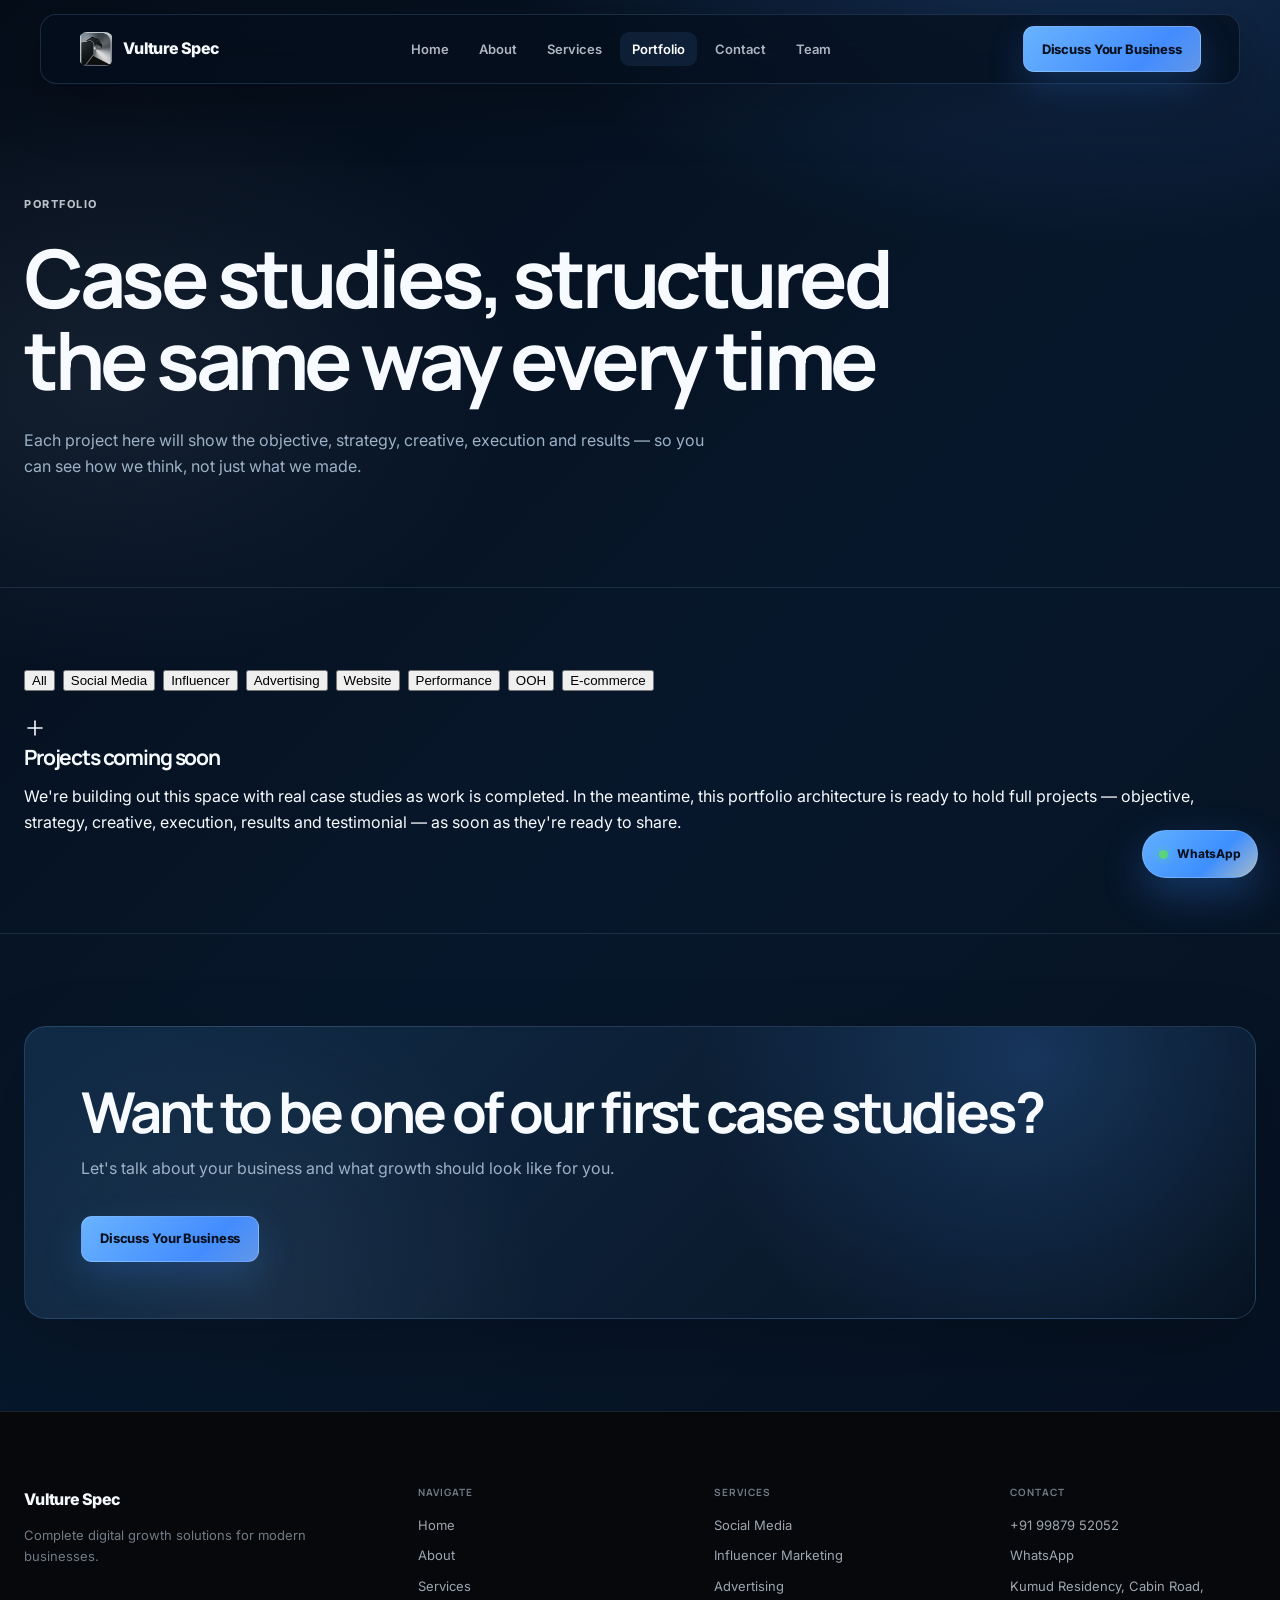
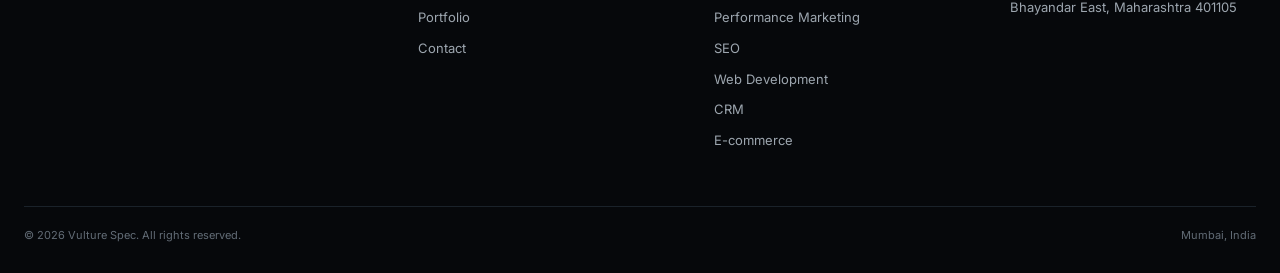
<file: portfolio.html>
<!DOCTYPE html>
<html lang="en">
<head>
<meta charset="UTF-8">
<meta name="viewport" content="width=device-width, initial-scale=1.0">
<title>Portfolio — Vulture Spec</title>
<meta name="description" content="Case studies from Vulture Spec's work across social media, influencer marketing, advertising, websites, performance marketing, OOH and e-commerce.">
<link rel="icon" type="image/svg+xml" href="/assets/img/favicon-v2.svg?v=20260919">
<link rel="icon" type="image/webp" href="/assets/img/vulture-spec-logo.webp?v=20260919">
<link rel="apple-touch-icon" href="/assets/img/vulture-spec-logo.webp?v=20260919">
<link rel="preconnect" href="https://fonts.googleapis.com">
<link rel="preconnect" href="https://fonts.gstatic.com" crossorigin>
<link href="https://fonts.googleapis.com/css2?family=Manrope:wght@500;700;800&family=Inter:wght@400;500;600&display=swap" rel="stylesheet">
<link rel="stylesheet" href="assets/css/style.css">
</head>
<body>

<header class="nav">
  <div class="container nav-row">
    <a href="index.html" class="brand">
      <svg class="brand-mark" viewBox="0 0 32 32" fill="none" xmlns="http://www.w3.org/2000/svg" aria-hidden="true">
        <path d="M6 9 L16 23 L26 9" stroke="#C9A24B" stroke-width="3" stroke-linecap="round" stroke-linejoin="round"/>
        <circle cx="16" cy="23" r="1.7" fill="#C9A24B"/>
      </svg>
      Vulture Spec
    </a>
    <nav aria-label="Primary">
      <ul class="nav-links">
        <li><a href="index.html">Home</a></li>
        <li><a href="about.html">About</a></li>
        <li><a href="services.html">Services</a></li>
        <li><a href="portfolio.html">Portfolio</a></li>
        <li><a href="contact.html">Contact</a></li>
      </ul>
    </nav>
    <div class="nav-right">
      <a href="contact.html" class="btn btn-primary nav-cta">Discuss Your Business</a>
      <button class="nav-toggle" aria-label="Open menu" aria-expanded="false">
        <svg width="18" height="18" viewBox="0 0 18 18" fill="none"><path d="M2 4.5H16M2 9H16M2 13.5H16" stroke="currentColor" stroke-width="1.6" stroke-linecap="round"/></svg>
      </button>
    </div>
  </div>
</header>

<div class="mobile-menu">
  <div class="mobile-menu-head">
    <a href="index.html" class="brand">Vulture Spec</a>
    <button class="nav-toggle mobile-menu-close" aria-label="Close menu">
      <svg width="18" height="18" viewBox="0 0 18 18" fill="none"><path d="M3 3L15 15M15 3L3 15" stroke="currentColor" stroke-width="1.6" stroke-linecap="round"/></svg>
    </button>
  </div>
  <ul class="mobile-menu-links">
    <li><a href="index.html">Home</a></li>
    <li><a href="about.html">About</a></li>
    <li><a href="services.html">Services</a></li>
    <li><a href="portfolio.html">Portfolio</a></li>
    <li><a href="contact.html">Contact</a></li>
  </ul>
  <div class="mobile-menu-foot">
    <a href="contact.html" class="btn btn-primary">Discuss Your Business</a>
  </div>
</div>

<main id="main">

  <section class="page-head">
    <div class="container">
      <span class="page-head-tag">Portfolio</span>
      <h1>Case studies, structured the same way every time</h1>
      <p class="lede">Each project here will show the objective, strategy, creative, execution and results — so you can see how we think, not just what we made.</p>
    </div>
  </section>

  <section class="section-tight section-border-top">
    <div class="container">
      <div class="filters" data-reveal>
        <button class="filter-btn is-active" data-filter="all">All</button>
        <button class="filter-btn" data-filter="social">Social Media</button>
        <button class="filter-btn" data-filter="influencer">Influencer</button>
        <button class="filter-btn" data-filter="advertising">Advertising</button>
        <button class="filter-btn" data-filter="website">Website</button>
        <button class="filter-btn" data-filter="performance">Performance</button>
        <button class="filter-btn" data-filter="ooh">OOH</button>
        <button class="filter-btn" data-filter="ecommerce">E-commerce</button>
      </div>

      <div class="empty-state" data-reveal>
        <div class="empty-state-mark" aria-hidden="true">
          <svg width="22" height="22" viewBox="0 0 22 22" fill="none"><path d="M4 11H18M11 4V18" stroke="currentColor" stroke-width="1.6" stroke-linecap="round"/></svg>
        </div>
        <h3>Projects coming soon</h3>
        <p>We're building out this space with real case studies as work is completed. In the meantime, this portfolio architecture is ready to hold full projects — objective, strategy, creative, execution, results and testimonial — as soon as they're ready to share.</p>
      </div>

      <!-- Ready-to-populate case study grid. Duplicate .case-card and set data-category to
           social | influencer | advertising | website | performance | ooh | ecommerce -->
      <div class="case-grid" style="display:none;">
        <article class="case-card" data-category="social">
          <span class="case-card-tag">Social Media</span>
          <h3>Project title</h3>
          <p>Objective, one line.</p>
        </article>
      </div>
    </div>
  </section>

  <section class="section section-border-top">
    <div class="container">
      <div class="cta-band" data-reveal>
        <h2>Want to be one of our first case studies?</h2>
        <p class="lede">Let's talk about your business and what growth should look like for you.</p>
        <div class="cta-band-ctas">
          <a href="contact.html" class="btn btn-primary">Discuss Your Business</a>
        </div>
      </div>
    </div>
  </section>

</main>

<footer class="footer">
  <div class="container">
    <div class="footer-top">
      <div class="footer-brand">
        <a href="index.html" class="brand">Vulture Spec</a>
        <p>Complete digital growth solutions for modern businesses.</p>
      </div>
      <div class="footer-col">
        <h4>Navigate</h4>
        <ul>
          <li><a href="index.html">Home</a></li>
          <li><a href="about.html">About</a></li>
          <li><a href="services.html">Services</a></li>
          <li><a href="portfolio.html">Portfolio</a></li>
          <li><a href="contact.html">Contact</a></li>
        </ul>
      </div>
      <div class="footer-col">
        <h4>Services</h4>
        <ul>
          <li><a href="services.html">Social Media</a></li>
          <li><a href="services.html">Influencer Marketing</a></li>
          <li><a href="services.html">Advertising</a></li>
          <li><a href="services.html">Performance Marketing</a></li>
          <li><a href="services.html">SEO</a></li>
          <li><a href="services.html">Web Development</a></li>
          <li><a href="services.html">CRM</a></li>
          <li><a href="services.html">E-commerce</a></li>
        </ul>
      </div>
      <div class="footer-col">
        <h4>Contact</h4>
        <ul>
          <li><a href="tel:+919987952052">+91 99879 52052</a></li>
          <li><a href="https://wa.me/919987952052" target="_blank" rel="noopener">WhatsApp</a></li>
          <li>Kumud Residency, Cabin Road, Bhayandar East, Maharashtra 401105</li>
        </ul>
      </div>
    </div>
    <div class="footer-bottom">
      <span>© 2026 Vulture Spec. All rights reserved.</span>
      <span>Mumbai, India</span>
    </div>
  </div>
</footer>

<script src="assets/js/main.js" defer></script>
</body>
</html>
</file>
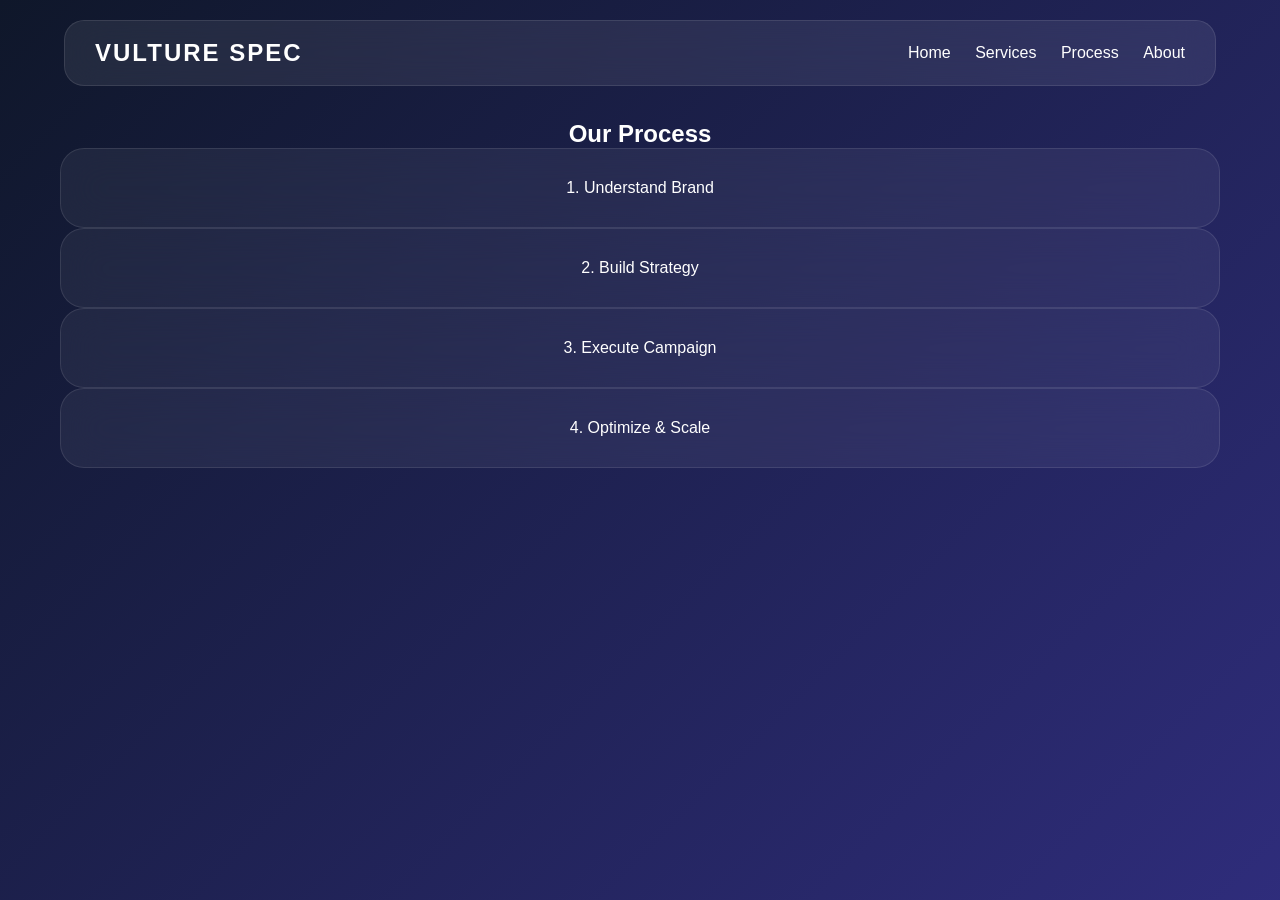
<file: process.html>
<!DOCTYPE html>
<html>
<head>
  <meta charset="UTF-8"/>
  <title>Process - Vulture Spec</title>
  <meta name="description" content="Vulture Spec growth process: understand, strategize, create, launch, measure, optimize and grow.">
  <link rel="icon" type="image/svg+xml" href="/assets/img/favicon-v2.svg?v=20260919">
<link rel="icon" type="image/webp" href="/assets/img/vulture-spec-logo.webp?v=20260919">
<link rel="apple-touch-icon" href="/assets/img/vulture-spec-logo.webp?v=20260919">
  <link rel="stylesheet" href="style.css"/>
</head>
<body>

<div class="nav">
  <div class="logo">VULTURE SPEC</div>
  <div>
    <a href="index.html">Home</a>
    <a href="services.html">Services</a>
    <a href="process.html">Process</a>
    <a href="about.html">About</a>
  </div>
</div>

<section class="section">
  <h1>Our Process</h1>

  <div class="card">1. Understand Brand</div>
  <div class="card">2. Build Strategy</div>
  <div class="card">3. Execute Campaign</div>
  <div class="card">4. Optimize & Scale</div>
</section>

</body>
</html>
</file>
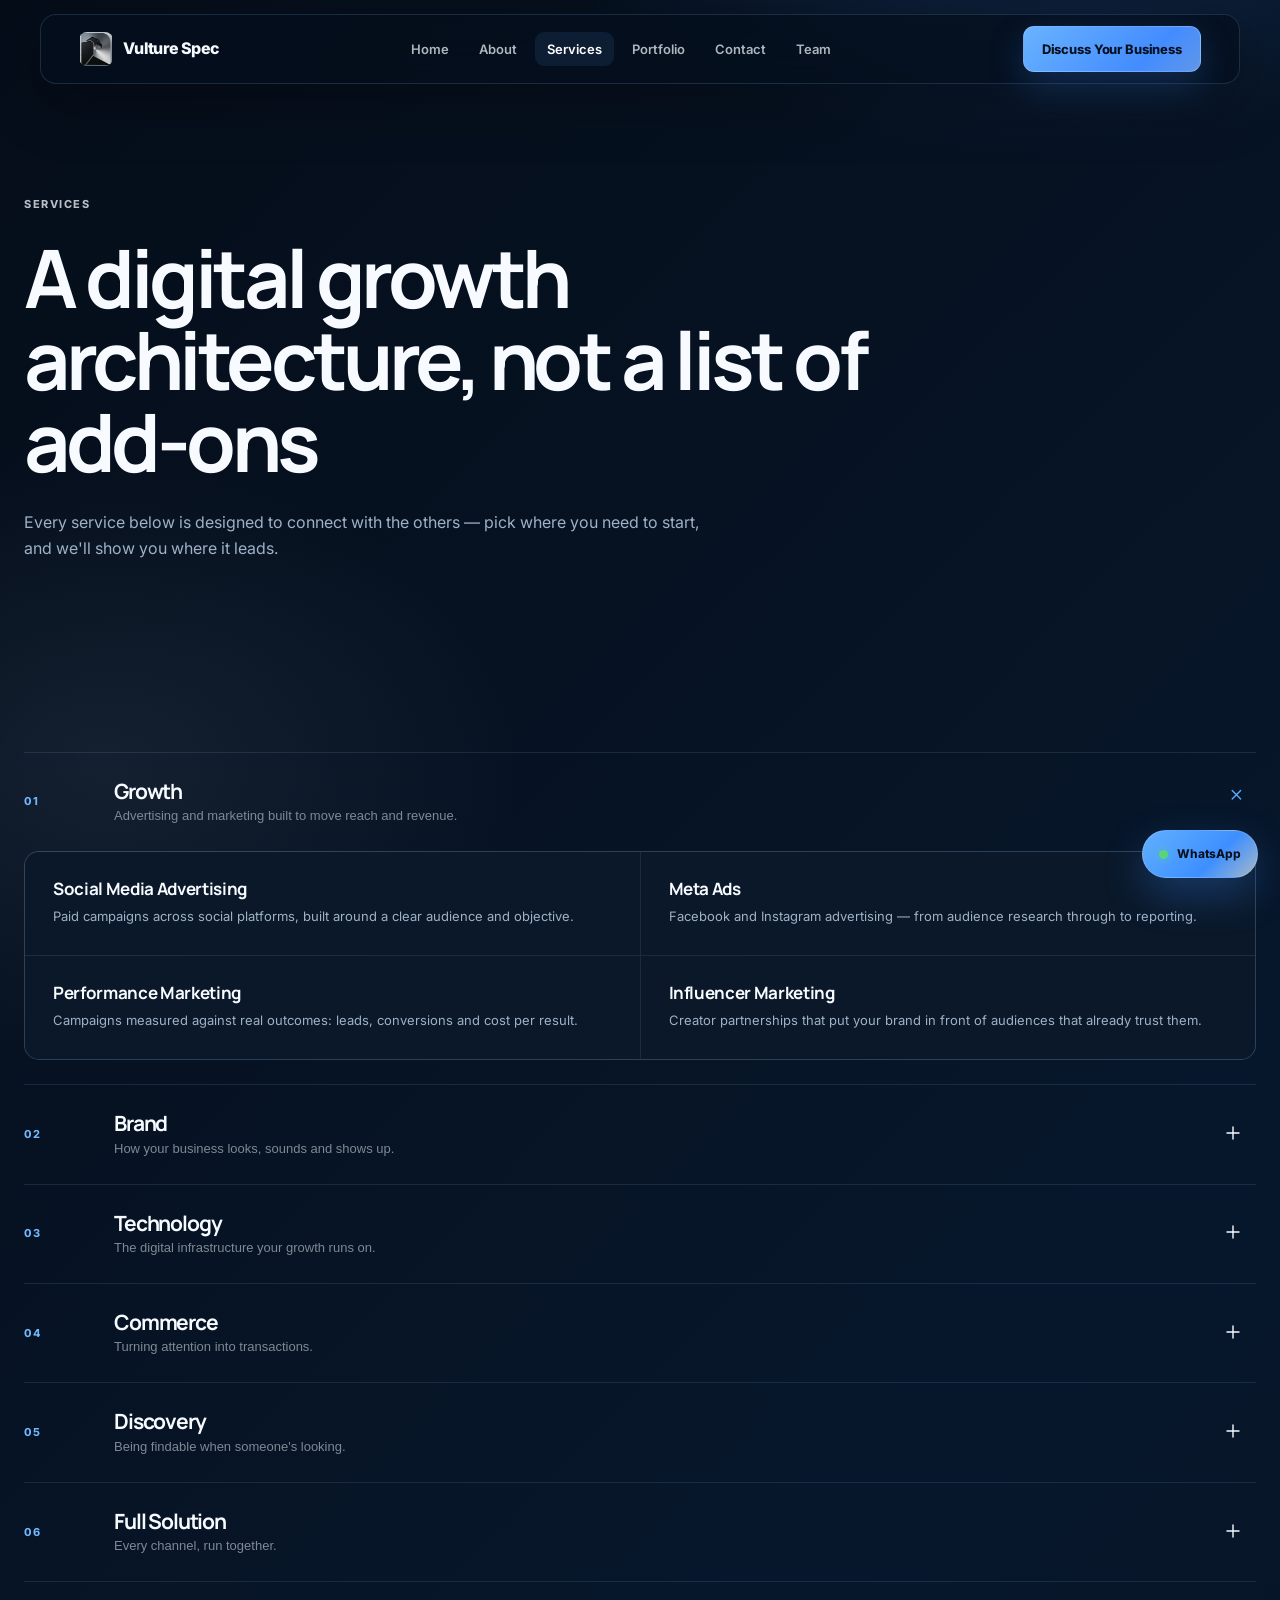
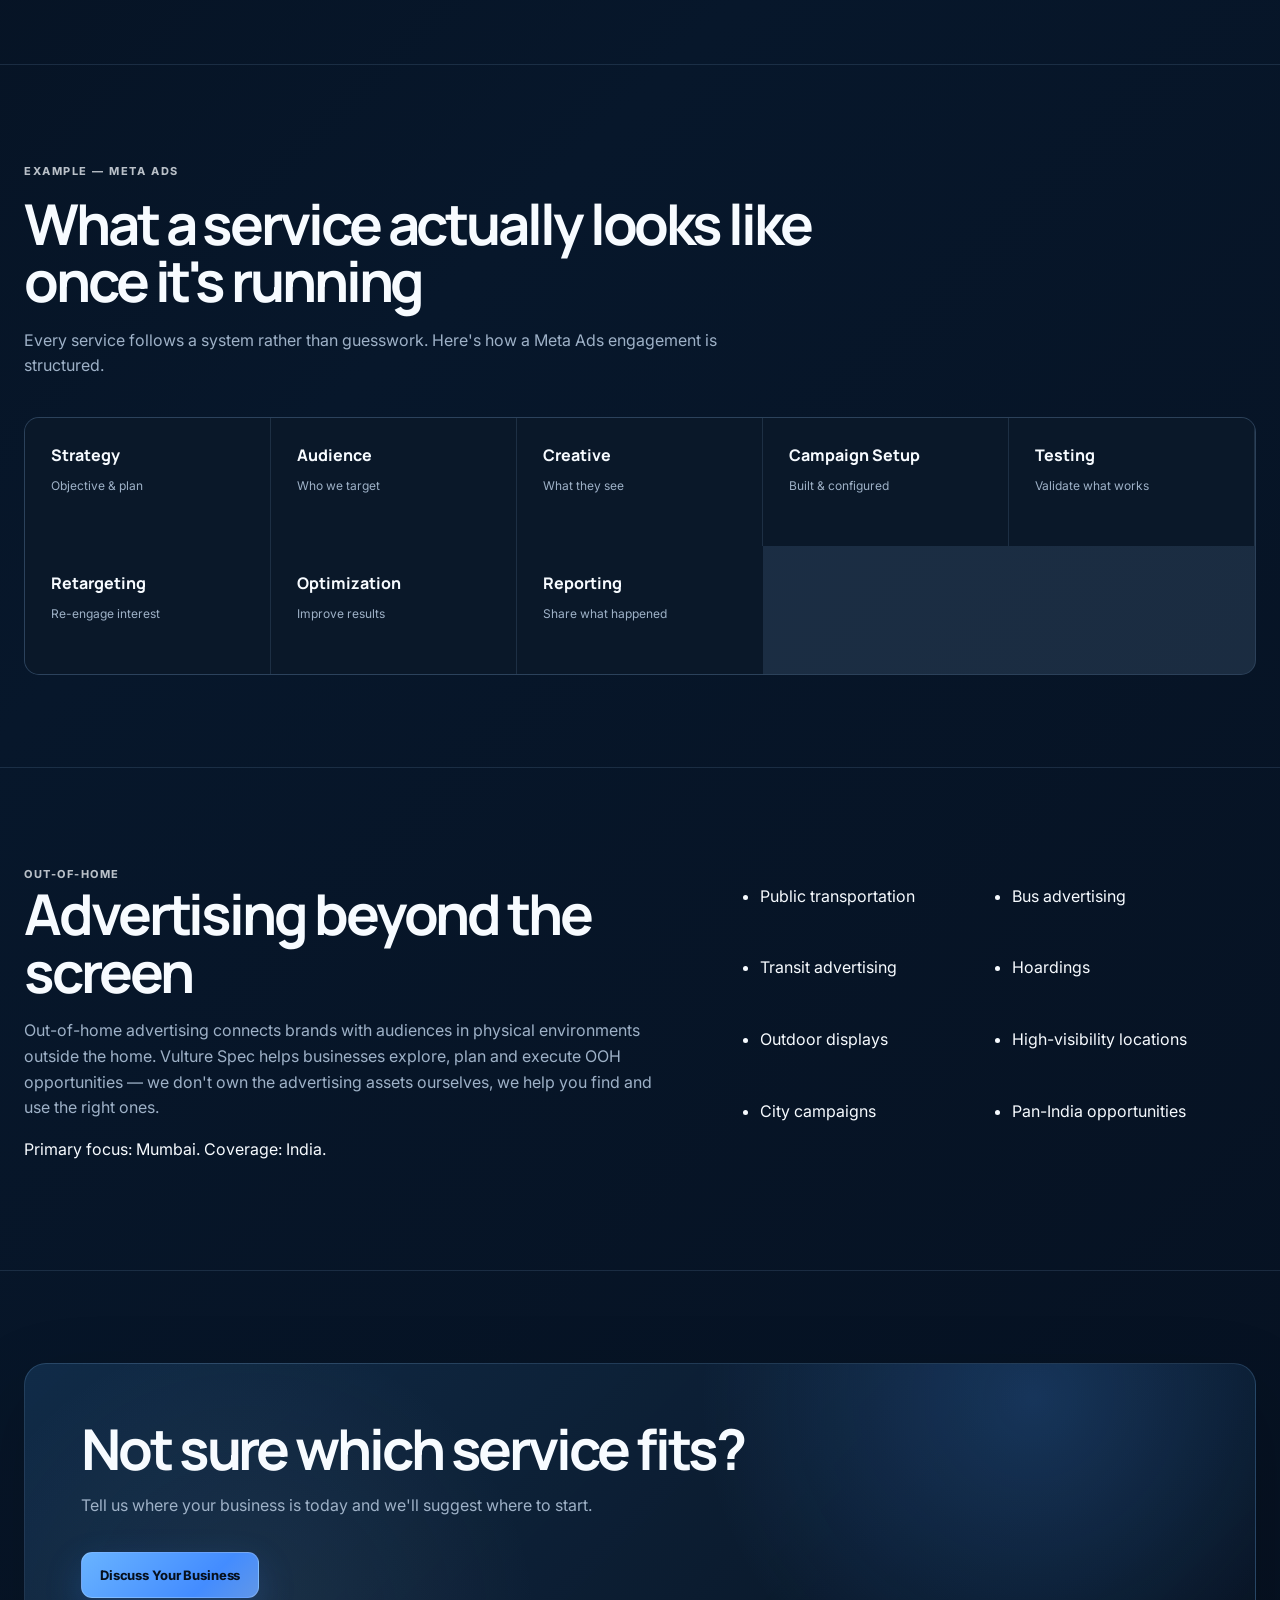
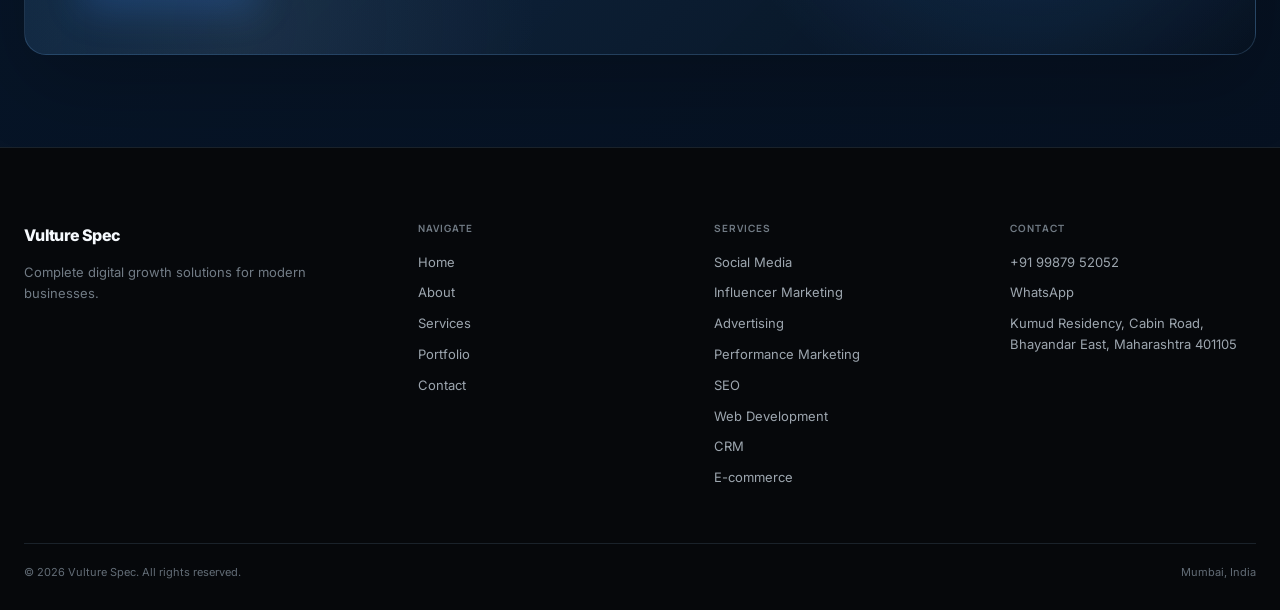
<file: services.html>
<!DOCTYPE html>
<html lang="en">
<head>
<meta charset="UTF-8">
<meta name="viewport" content="width=device-width, initial-scale=1.0">
<title>Services — Vulture Spec</title>
<meta name="description" content="Growth, brand, technology, commerce and discovery services — social media advertising, Meta Ads, performance marketing, influencer marketing, websites, CRM, e-commerce, SEO and OOH.">
<link rel="icon" type="image/svg+xml" href="/assets/img/favicon-v2.svg?v=20260919">
<link rel="icon" type="image/webp" href="/assets/img/vulture-spec-logo.webp?v=20260919">
<link rel="apple-touch-icon" href="/assets/img/vulture-spec-logo.webp?v=20260919">
<link rel="preconnect" href="https://fonts.googleapis.com">
<link rel="preconnect" href="https://fonts.gstatic.com" crossorigin>
<link href="https://fonts.googleapis.com/css2?family=Manrope:wght@500;700;800&family=Inter:wght@400;500;600&display=swap" rel="stylesheet">
<link rel="stylesheet" href="assets/css/style.css">
</head>
<body>

<header class="nav">
  <div class="container nav-row">
    <a href="index.html" class="brand">
      <svg class="brand-mark" viewBox="0 0 32 32" fill="none" xmlns="http://www.w3.org/2000/svg" aria-hidden="true">
        <path d="M6 9 L16 23 L26 9" stroke="#C9A24B" stroke-width="3" stroke-linecap="round" stroke-linejoin="round"/>
        <circle cx="16" cy="23" r="1.7" fill="#C9A24B"/>
      </svg>
      Vulture Spec
    </a>
    <nav aria-label="Primary">
      <ul class="nav-links">
        <li><a href="index.html">Home</a></li>
        <li><a href="about.html">About</a></li>
        <li><a href="services.html">Services</a></li>
        <li><a href="portfolio.html">Portfolio</a></li>
        <li><a href="contact.html">Contact</a></li>
      </ul>
    </nav>
    <div class="nav-right">
      <a href="contact.html" class="btn btn-primary nav-cta">Discuss Your Business</a>
      <button class="nav-toggle" aria-label="Open menu" aria-expanded="false">
        <svg width="18" height="18" viewBox="0 0 18 18" fill="none"><path d="M2 4.5H16M2 9H16M2 13.5H16" stroke="currentColor" stroke-width="1.6" stroke-linecap="round"/></svg>
      </button>
    </div>
  </div>
</header>

<div class="mobile-menu">
  <div class="mobile-menu-head">
    <a href="index.html" class="brand">Vulture Spec</a>
    <button class="nav-toggle mobile-menu-close" aria-label="Close menu">
      <svg width="18" height="18" viewBox="0 0 18 18" fill="none"><path d="M3 3L15 15M15 3L3 15" stroke="currentColor" stroke-width="1.6" stroke-linecap="round"/></svg>
    </button>
  </div>
  <ul class="mobile-menu-links">
    <li><a href="index.html">Home</a></li>
    <li><a href="about.html">About</a></li>
    <li><a href="services.html">Services</a></li>
    <li><a href="portfolio.html">Portfolio</a></li>
    <li><a href="contact.html">Contact</a></li>
  </ul>
  <div class="mobile-menu-foot">
    <a href="contact.html" class="btn btn-primary">Discuss Your Business</a>
  </div>
</div>

<main id="main">

  <section class="page-head">
    <div class="container">
      <span class="page-head-tag">Services</span>
      <h1>A digital growth architecture, not a list of add-ons</h1>
      <p class="lede">Every service below is designed to connect with the others — pick where you need to start, and we'll show you where it leads.</p>
    </div>
  </section>

  <section class="section-tight">
    <div class="container">
      <div class="service-groups" data-reveal>

        <div class="service-group" data-open="true">
          <button class="service-group-head" aria-expanded="true">
            <span class="service-group-index">01</span>
            <span class="service-group-title">
              <h3>Growth</h3>
              <p>Advertising and marketing built to move reach and revenue.</p>
            </span>
            <span class="service-group-chevron">
              <svg width="14" height="14" viewBox="0 0 14 14" fill="none"><path d="M7 1V13M1 7H13" stroke="currentColor" stroke-width="1.4" stroke-linecap="round"/></svg>
            </span>
          </button>
          <div class="service-group-body">
            <div class="service-group-body-inner">
              <div class="service-items">
                <div class="service-item"><h4>Social Media Advertising</h4><p>Paid campaigns across social platforms, built around a clear audience and objective.</p></div>
                <div class="service-item"><h4>Meta Ads</h4><p>Facebook and Instagram advertising — from audience research through to reporting.</p></div>
                <div class="service-item"><h4>Performance Marketing</h4><p>Campaigns measured against real outcomes: leads, conversions and cost per result.</p></div>
                <div class="service-item"><h4>Influencer Marketing</h4><p>Creator partnerships that put your brand in front of audiences that already trust them.</p></div>
              </div>
            </div>
          </div>
        </div>

        <div class="service-group" data-open="false">
          <button class="service-group-head" aria-expanded="false">
            <span class="service-group-index">02</span>
            <span class="service-group-title">
              <h3>Brand</h3>
              <p>How your business looks, sounds and shows up.</p>
            </span>
            <span class="service-group-chevron">
              <svg width="14" height="14" viewBox="0 0 14 14" fill="none"><path d="M7 1V13M1 7H13" stroke="currentColor" stroke-width="1.4" stroke-linecap="round"/></svg>
            </span>
          </button>
          <div class="service-group-body">
            <div class="service-group-body-inner">
              <div class="service-items">
                <div class="service-item"><h4>Social Media Management</h4><p>Consistent posting, community management and a content calendar tied to your goals.</p></div>
                <div class="service-item"><h4>Advertising Creative</h4><p>Visuals, copy and video built for the platforms and audiences you're advertising to.</p></div>
                <div class="service-item"><h4>Campaign Strategy</h4><p>A clear plan for what runs, where, for whom, and in what order.</p></div>
                <div class="service-item" id="ooh"><h4>OOH Advertising</h4><p>Planning and execution across hoardings, transit and other physical formats.</p></div>
              </div>
            </div>
          </div>
        </div>

        <div class="service-group" data-open="false">
          <button class="service-group-head" aria-expanded="false">
            <span class="service-group-index">03</span>
            <span class="service-group-title">
              <h3>Technology</h3>
              <p>The digital infrastructure your growth runs on.</p>
            </span>
            <span class="service-group-chevron">
              <svg width="14" height="14" viewBox="0 0 14 14" fill="none"><path d="M7 1V13M1 7H13" stroke="currentColor" stroke-width="1.4" stroke-linecap="round"/></svg>
            </span>
          </button>
          <div class="service-group-body">
            <div class="service-group-body-inner">
              <div class="service-items">
                <div class="service-item"><h4>Website Development</h4><p>Fast, clean websites built to represent your business and convert visitors.</p></div>
                <div class="service-item"><h4>Personalized CRM</h4><p>A system for tracking leads and customers, built around how your business actually sells.</p></div>
                <div class="service-item"><h4>Chatbots</h4><p>Automated first responses that qualify and route enquiries while your team is busy.</p></div>
              </div>
            </div>
          </div>
        </div>

        <div class="service-group" data-open="false">
          <button class="service-group-head" aria-expanded="false">
            <span class="service-group-index">04</span>
            <span class="service-group-title">
              <h3>Commerce</h3>
              <p>Turning attention into transactions.</p>
            </span>
            <span class="service-group-chevron">
              <svg width="14" height="14" viewBox="0 0 14 14" fill="none"><path d="M7 1V13M1 7H13" stroke="currentColor" stroke-width="1.4" stroke-linecap="round"/></svg>
            </span>
          </button>
          <div class="service-group-body">
            <div class="service-group-body-inner">
              <div class="service-items">
                <div class="service-item"><h4>E-commerce Setup</h4><p>Online stores set up end-to-end, from catalogue to checkout.</p></div>
                <div class="service-item"><h4>WhatsApp Marketing</h4><p>Direct, permission-based messaging to reach customers where they already are.</p></div>
                <div class="service-item"><h4>WhatsApp Status Marketing</h4><p>Status updates used as a lightweight, recurring touchpoint with your audience.</p></div>
              </div>
            </div>
          </div>
        </div>

        <div class="service-group" data-open="false">
          <button class="service-group-head" aria-expanded="false">
            <span class="service-group-index">05</span>
            <span class="service-group-title">
              <h3>Discovery</h3>
              <p>Being findable when someone's looking.</p>
            </span>
            <span class="service-group-chevron">
              <svg width="14" height="14" viewBox="0 0 14 14" fill="none"><path d="M7 1V13M1 7H13" stroke="currentColor" stroke-width="1.4" stroke-linecap="round"/></svg>
            </span>
          </button>
          <div class="service-group-body">
            <div class="service-group-body-inner">
              <div class="service-items">
                <div class="service-item"><h4>SEO</h4><p>On-page and technical search optimization so your business shows up in relevant search results.</p></div>
              </div>
            </div>
          </div>
        </div>

        <div class="service-group" data-open="false">
          <button class="service-group-head" aria-expanded="false">
            <span class="service-group-index">06</span>
            <span class="service-group-title">
              <h3>Full Solution</h3>
              <p>Every channel, run together.</p>
            </span>
            <span class="service-group-chevron">
              <svg width="14" height="14" viewBox="0 0 14 14" fill="none"><path d="M7 1V13M1 7H13" stroke="currentColor" stroke-width="1.4" stroke-linecap="round"/></svg>
            </span>
          </button>
          <div class="service-group-body">
            <div class="service-group-body-inner">
              <div class="service-items">
                <div class="service-item"><h4>Complete Digital Growth</h4><p>Strategy, advertising, brand, technology and commerce, coordinated as a single program.</p></div>
              </div>
            </div>
          </div>
        </div>

      </div>
    </div>
  </section>

  <!-- SERVICE DETAIL EXAMPLE -->
  <section class="section section-border-top">
    <div class="container">
      <div class="section-head" data-reveal>
        <span class="section-head-tag">Example — Meta Ads</span>
        <h2>What a service actually looks like once it's running</h2>
        <p class="lede">Every service follows a system rather than guesswork. Here's how a Meta Ads engagement is structured.</p>
      </div>
      <div class="workflow" data-reveal>
        <div class="workflow-step"><strong>Strategy</strong>Objective &amp; plan</div>
        <div class="workflow-step"><strong>Audience</strong>Who we target</div>
        <div class="workflow-step"><strong>Creative</strong>What they see</div>
        <div class="workflow-step"><strong>Campaign Setup</strong>Built &amp; configured</div>
        <div class="workflow-step"><strong>Testing</strong>Validate what works</div>
        <div class="workflow-step"><strong>Retargeting</strong>Re-engage interest</div>
        <div class="workflow-step"><strong>Optimization</strong>Improve results</div>
        <div class="workflow-step"><strong>Reporting</strong>Share what happened</div>
      </div>
    </div>
  </section>

  <!-- OOH FULL -->
  <section class="section section-border-top">
    <div class="container ooh-grid">
      <div data-reveal>
        <span class="section-head-tag">Out-of-Home</span>
        <h2 style="margin-bottom:18px;">Advertising beyond the screen</h2>
        <p class="lede">Out-of-home advertising connects brands with audiences in physical environments outside the home. Vulture Spec helps businesses explore, plan and execute OOH opportunities — we don't own the advertising assets ourselves, we help you find and use the right ones.</p>
        <p class="ooh-note">Primary focus: Mumbai. Coverage: India.</p>
      </div>
      <ul class="ooh-list" data-reveal>
        <li>Public transportation</li>
        <li>Bus advertising</li>
        <li>Transit advertising</li>
        <li>Hoardings</li>
        <li>Outdoor displays</li>
        <li>High-visibility locations</li>
        <li>City campaigns</li>
        <li>Pan-India opportunities</li>
      </ul>
    </div>
  </section>

  <section class="section section-border-top">
    <div class="container">
      <div class="cta-band" data-reveal>
        <h2>Not sure which service fits?</h2>
        <p class="lede">Tell us where your business is today and we'll suggest where to start.</p>
        <div class="cta-band-ctas">
          <a href="contact.html" class="btn btn-primary">Discuss Your Business</a>
        </div>
      </div>
    </div>
  </section>

</main>

<footer class="footer">
  <div class="container">
    <div class="footer-top">
      <div class="footer-brand">
        <a href="index.html" class="brand">Vulture Spec</a>
        <p>Complete digital growth solutions for modern businesses.</p>
      </div>
      <div class="footer-col">
        <h4>Navigate</h4>
        <ul>
          <li><a href="index.html">Home</a></li>
          <li><a href="about.html">About</a></li>
          <li><a href="services.html">Services</a></li>
          <li><a href="portfolio.html">Portfolio</a></li>
          <li><a href="contact.html">Contact</a></li>
        </ul>
      </div>
      <div class="footer-col">
        <h4>Services</h4>
        <ul>
          <li><a href="services.html">Social Media</a></li>
          <li><a href="services.html">Influencer Marketing</a></li>
          <li><a href="services.html">Advertising</a></li>
          <li><a href="services.html">Performance Marketing</a></li>
          <li><a href="services.html">SEO</a></li>
          <li><a href="services.html">Web Development</a></li>
          <li><a href="services.html">CRM</a></li>
          <li><a href="services.html">E-commerce</a></li>
        </ul>
      </div>
      <div class="footer-col">
        <h4>Contact</h4>
        <ul>
          <li><a href="tel:+919987952052">+91 99879 52052</a></li>
          <li><a href="https://wa.me/919987952052" target="_blank" rel="noopener">WhatsApp</a></li>
          <li>Kumud Residency, Cabin Road, Bhayandar East, Maharashtra 401105</li>
        </ul>
      </div>
    </div>
    <div class="footer-bottom">
      <span>© 2026 Vulture Spec. All rights reserved.</span>
      <span>Mumbai, India</span>
    </div>
  </div>
</footer>

<script src="assets/js/main.js" defer></script>
</body>
</html>
</file>
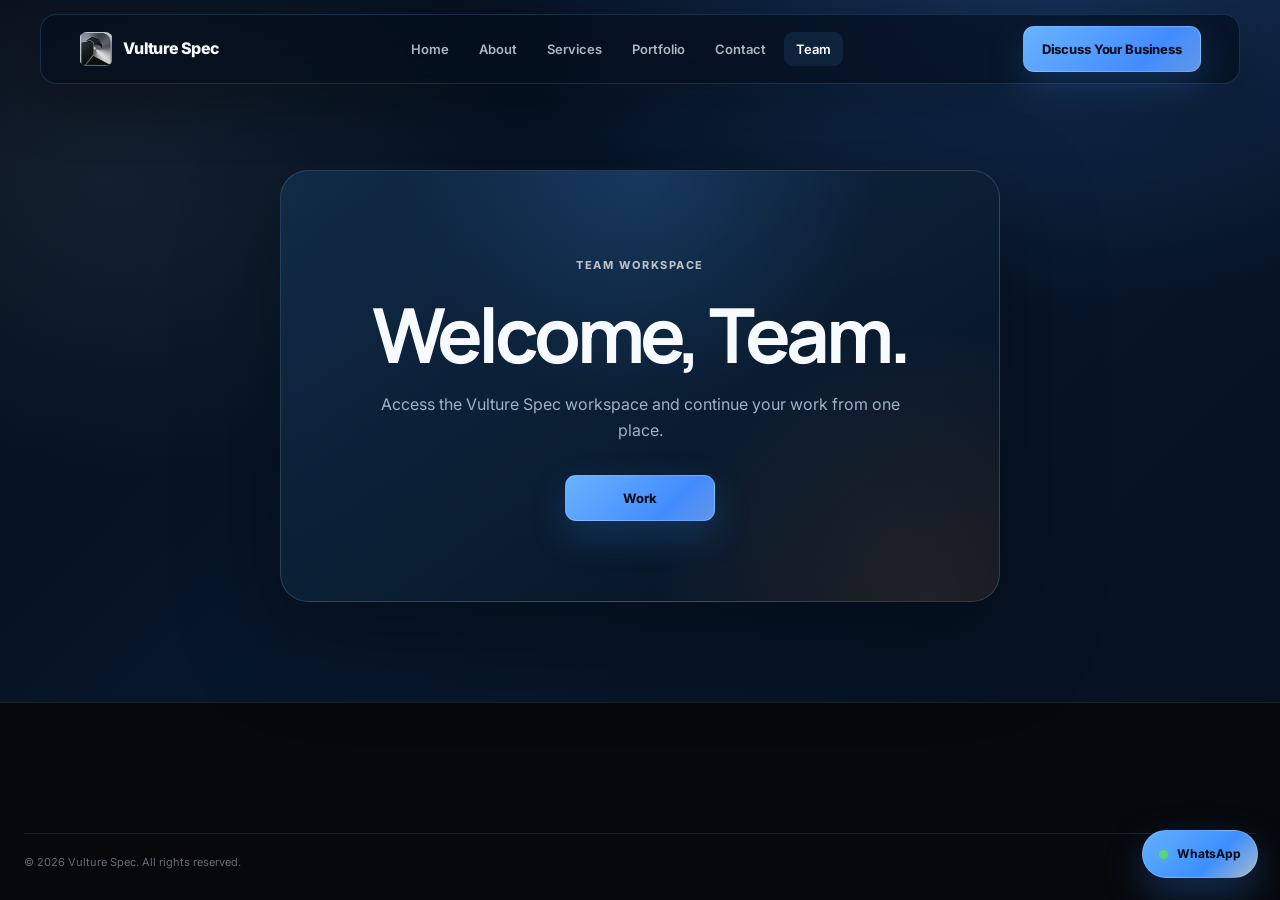
<file: team.html>
<!DOCTYPE html>
<html lang="en">
<head>
<meta charset="UTF-8">
<meta name="viewport" content="width=device-width, initial-scale=1.0">
<title>Team — Vulture Spec</title>
<meta name="description" content="Vulture Spec team workspace access.">
<link rel="icon" type="image/svg+xml" href="/assets/img/favicon-v2.svg?v=20260919">
<link rel="icon" type="image/webp" href="/assets/img/vulture-spec-logo.webp?v=20260919">
<link rel="apple-touch-icon" href="/assets/img/vulture-spec-logo.webp?v=20260919">
<link rel="preconnect" href="https://fonts.googleapis.com">
<link rel="preconnect" href="https://fonts.gstatic.com" crossorigin>
<link href="https://fonts.googleapis.com/css2?family=Manrope:wght@500;700;800&family=Inter:wght@400;500;600&display=swap" rel="stylesheet">
<link rel="stylesheet" href="assets/css/style.css">
<link rel="stylesheet" href="assets/css/saas.css?v=20260906">
</head>
<body>
<header class="nav">
  <div class="container nav-row">
    <a href="index.html" class="brand"><span class="brand-mark" aria-hidden="true"></span>Vulture Spec</a>
    <nav aria-label="Primary"><ul class="nav-links">
      <li><a href="index.html">Home</a></li><li><a href="about.html">About</a></li><li><a href="services.html">Services</a></li><li><a href="portfolio.html">Portfolio</a></li><li><a href="contact.html">Contact</a></li><li><a href="team.html" class="active">Team</a></li>
    </ul></nav>
    <div class="nav-right"><a href="contact.html" class="btn btn-primary nav-cta">Discuss Your Business</a><button class="nav-toggle" aria-label="Open menu" aria-expanded="false"><span>☰</span></button></div>
  </div>
</header>

<main id="main">
<section class="page-head" style="min-height:78vh;display:flex;align-items:center;padding-top:150px;padding-bottom:80px;">
  <div class="container" style="width:100%;">
    <div class="team-access-card" data-reveal style="max-width:720px;margin:0 auto;text-align:center;padding:clamp(42px,7vw,80px) clamp(24px,6vw,72px);border:1px solid rgba(127,184,238,.22);border-radius:28px;background:radial-gradient(circle at 50% 0%,rgba(70,151,255,.18),transparent 42%),radial-gradient(circle at 90% 100%,rgba(255,151,77,.10),transparent 35%),linear-gradient(145deg,rgba(18,48,79,.78),rgba(7,18,32,.94));box-shadow:0 35px 100px rgba(0,0,0,.35);">
      <span class="page-head-tag">Team Workspace</span>
      <h1 style="font-size:clamp(46px,6vw,76px);margin:20px auto 18px;">Welcome, Team.</h1>
      <p class="lede" style="margin:0 auto;max-width:540px;">Access the Vulture Spec workspace and continue your work from one place.</p>
      <a class="btn btn-primary" href="https://script.google.com/macros/s/AKfycbzQoV_V9Afbciu0eYgZ08lzaRtXNJCcOl3GSBaORPpSIUEsR72ZgFYAwcAVs4oykGzi/exec" target="_blank" rel="noopener noreferrer" style="margin-top:32px;min-width:150px;">Work</a>
    </div>
  </div>
</section>
</main>

<footer class="footer"><div class="container"><div class="footer-bottom"><span>© 2026 Vulture Spec. All rights reserved.</span><span>Team Workspace</span></div></div></footer>
<script src="assets/js/main.js" defer></script>
</body>
</html>
</file>
<file: assets/css/style.css>
:root{--bg:#07090c;--panel:#0d1014;--panel-2:#11151a;--panel-3:#151a20;--text:#f7f8fa;--muted:#9aa3ad;--muted-2:#69737e;--line:rgba(255,255,255,.09);--line-strong:rgba(255,255,255,.16);--accent:#d5b15b;--accent-soft:rgba(213,177,91,.12);--max:1240px;--radius:18px;--ease:cubic-bezier(.22,1,.36,1)}*{box-sizing:border-box}html{scroll-behavior:smooth;background:var(--bg)}body{margin:0;background:radial-gradient(900px 500px at 75% -10%,rgba(213,177,91,.09),transparent 60%),radial-gradient(700px 500px at 5% 25%,rgba(255,255,255,.035),transparent 60%),var(--bg);color:var(--text);font-family:Inter,ui-sans-serif,system-ui,-apple-system,BlinkMacSystemFont,"Segoe UI",sans-serif;line-height:1.6;-webkit-font-smoothing:antialiased;overflow-x:hidden}body:before{content:"";position:fixed;inset:0;pointer-events:none;opacity:.55;background-image:linear-gradient(rgba(255,255,255,.018) 1px,transparent 1px),linear-gradient(90deg,rgba(255,255,255,.018) 1px,transparent 1px);background-size:72px 72px;mask-image:linear-gradient(to bottom,black,transparent 72%);z-index:-1}.container{width:min(calc(100% - 48px),var(--max));margin:auto}.nav{position:fixed;top:14px;left:50%;transform:translateX(-50%);width:min(calc(100% - 32px),1200px);z-index:1000;background:rgba(10,13,17,.72);border:1px solid rgba(255,255,255,.09);border-radius:16px;backdrop-filter:blur(22px);box-shadow:0 14px 50px rgba(0,0,0,.24);transition:.35s var(--ease)}.nav.scrolled{background:rgba(10,13,17,.92);box-shadow:0 18px 55px rgba(0,0,0,.38)}.nav-row{min-height:68px;display:flex;align-items:center;justify-content:space-between;gap:24px;padding:0 14px}.brand{display:inline-flex;align-items:center;gap:10px;color:var(--text);text-decoration:none;font-weight:800;letter-spacing:-.04em;font-size:16px;white-space:nowrap}.brand-mark{width:30px;height:30px;display:block;background:url('../img/favicon.svg') center/contain no-repeat}.brand-mark path,.brand-mark circle{display:none}.nav-links{display:flex;align-items:center;gap:6px;list-style:none;margin:0;padding:0}.nav-links a,.mobile-menu-links a{color:#aeb6c0;text-decoration:none;font-size:13px;font-weight:600;transition:.25s}.nav-links a{padding:9px 12px;border-radius:9px}.nav-links a:hover,.nav-links a.active{color:#fff;background:rgba(255,255,255,.055)}.nav-right{display:flex;align-items:center;gap:10px}.btn{display:inline-flex;align-items:center;justify-content:center;gap:9px;min-height:46px;padding:0 18px;border:1px solid var(--line-strong);border-radius:11px;text-decoration:none;font-size:13px;font-weight:750;letter-spacing:-.01em;transition:transform .25s var(--ease),background .25s,border-color .25s,box-shadow .25s}.btn:hover{transform:translateY(-2px)}.btn-primary{background:#f4f5f7;color:#080a0d;border-color:#f4f5f7;box-shadow:0 12px 30px rgba(0,0,0,.24)}.btn-primary:hover{background:#fff;box-shadow:0 16px 38px rgba(0,0,0,.35)}.btn-secondary,.btn-ghost{background:rgba(255,255,255,.025);color:var(--text)}.btn-secondary:hover,.btn-ghost:hover{background:rgba(255,255,255,.07);border-color:rgba(255,255,255,.25)}.nav-toggle{display:none;background:rgba(255,255,255,.03);color:#fff;border:1px solid var(--line);width:42px;height:42px;border-radius:10px;align-items:center;justify-content:center;cursor:pointer}.mobile-menu{display:none}.hero{padding:190px 0 110px}.hero-grid{display:grid;grid-template-columns:minmax(0,1.05fr) minmax(420px,.95fr);gap:70px;align-items:center}.hero-eyebrow,.page-head-tag,.section-head-tag{display:inline-flex;align-items:center;gap:9px;color:#b9c0c8;font-size:11px;font-weight:750;text-transform:uppercase;letter-spacing:.14em}.dot{width:6px;height:6px;border-radius:50%;background:var(--accent);box-shadow:0 0 0 5px var(--accent-soft)}h1,h2,h3,h4{font-family:Manrope,Inter,sans-serif;letter-spacing:-.055em;line-height:1.02;margin:0}h1{font-size:clamp(50px,6.3vw,88px);max-width:850px;margin-top:20px}h2{font-size:clamp(36px,4.4vw,60px)}h3{font-size:21px}h4{font-size:14px;letter-spacing:-.02em}.lede{color:var(--muted);font-size:16px;max-width:700px}.hero .lede{font-size:18px;line-height:1.65;max-width:670px;margin:28px 0 0}.hero-ctas,.cta-band-ctas{display:flex;gap:12px;margin-top:34px;flex-wrap:wrap}.hero-visual{position:relative}.hero-visual:before{content:"";position:absolute;inset:10% 5%;background:rgba(213,177,91,.10);filter:blur(80px);z-index:-1}.hero-visual svg{display:block;width:100%;height:auto;border:1px solid var(--line-strong);border-radius:22px;background:#0b0e12;box-shadow:0 30px 90px rgba(0,0,0,.32)}.strip{padding:28px 0 64px}.strip-line{font-family:Manrope,sans-serif;font-size:18px;font-weight:750;letter-spacing:-.03em;margin:0 0 20px}.strip-tags{display:flex;flex-wrap:wrap;gap:8px}.strip-tag{padding:9px 12px;border:1px solid var(--line);border-radius:999px;color:#aeb6bf;font-size:11px;background:rgba(255,255,255,.025)}.section{padding:125px 0}.section-tight{padding:82px 0}.section-border-top{border-top:1px solid var(--line)}.section-head{max-width:850px;margin-bottom:54px}.section-head h2{margin-top:12px}.section-head .lede{margin-top:18px}.principles{display:grid;grid-template-columns:repeat(3,1fr);border:1px solid var(--line);border-radius:20px;overflow:hidden;background:rgba(255,255,255,.012)}.principle{padding:34px;min-height:245px;border-right:1px solid var(--line);border-bottom:1px solid var(--line);transition:.35s var(--ease)}.principle:nth-child(3n){border-right:0}.principle:nth-last-child(-n+3){border-bottom:0}.principle:hover{background:linear-gradient(145deg,rgba(255,255,255,.055),rgba(255,255,255,.012));transform:translateY(-1px)}.principle-num,.service-group-index{font:750 11px/1 Inter,sans-serif;color:var(--accent);letter-spacing:.13em}.principle h3{margin:38px 0 13px}.principle p{color:var(--muted);font-size:14px;max-width:340px}.stages{display:grid;grid-template-columns:repeat(7,1fr);border:1px solid var(--line-strong);border-radius:18px;overflow:hidden;background:rgba(255,255,255,.018)}.stage{appearance:none;background:transparent;color:inherit;border:0;border-right:1px solid var(--line);padding:23px 13px;text-align:left;cursor:pointer;min-height:112px;transition:.3s var(--ease)}.stage:last-child{border-right:0}.stage:hover,.stage.active{background:linear-gradient(145deg,rgba(213,177,91,.14),rgba(213,177,91,.04))}.stage-index{display:block;color:#68727d;font:750 10px/1 Inter,sans-serif;margin-bottom:18px}.stage-name{font:750 13px/1.2 Manrope,sans-serif}.stage-detail{margin-top:14px;min-height:92px;padding:24px;border:1px solid var(--line);border-radius:15px;background:linear-gradient(135deg,rgba(255,255,255,.045),rgba(255,255,255,.012));color:var(--muted);box-shadow:0 15px 45px rgba(0,0,0,.14)}.stage-detail strong{display:block;color:#fff;font:750 16px Manrope,sans-serif;margin-bottom:8px}.stage-detail p{margin:0;max-width:760px}.ecosystem{position:relative;max-width:800px;margin:auto;padding:20px}.ecosystem svg{width:100%;display:block}.page-head{padding:190px 0 92px}.page-head h1{max-width:950px;margin-top:20px}.page-head .lede{margin-top:28px}.card{border:1px solid var(--line);background:linear-gradient(145deg,rgba(255,255,255,.045),rgba(255,255,255,.012));border-radius:18px;padding:32px;box-shadow:0 18px 55px rgba(0,0,0,.12)}.about-cols{display:grid;grid-template-columns:repeat(3,1fr);gap:14px}.about-cols .card{min-height:225px}.card h3{margin-bottom:16px}.card p,.about-block p{color:var(--muted);font-size:15px}.about-block{max-width:850px}.about-block p+p{margin-top:24px}.founder-card{display:flex;align-items:center;gap:18px;padding:24px;border:1px solid var(--line);border-radius:16px;background:rgba(255,255,255,.025);max-width:520px}.founder-avatar{width:54px;height:54px;border-radius:14px;border:1px solid var(--line-strong);display:grid;place-items:center;font-weight:800;color:var(--accent);background:var(--accent-soft)}.founder-meta{display:grid;gap:4px}.founder-meta strong{font:750 18px Manrope,sans-serif}.founder-meta span{color:var(--muted);font-size:13px}.cta-band{border:1px solid var(--line-strong);border-radius:22px;padding:56px;background:radial-gradient(circle at 85% 20%,rgba(213,177,91,.13),transparent 30%),linear-gradient(135deg,rgba(255,255,255,.055),rgba(255,255,255,.012));box-shadow:0 30px 80px rgba(0,0,0,.2)}.cta-band .lede{margin-top:15px}.service-groups{border-top:1px solid var(--line)}.service-group{border-bottom:1px solid var(--line)}.service-group-head{width:100%;display:grid;grid-template-columns:70px 1fr 30px;gap:20px;align-items:center;text-align:left;padding:28px 0;background:none;border:0;color:inherit;cursor:pointer}.service-group-title h3{margin-bottom:6px}.service-group-title p{margin:0;color:#7e8994;font-size:13px}.service-group-chevron{transition:.3s}.service-group[data-open="true"] .service-group-chevron{transform:rotate(45deg);color:var(--accent)}.service-group-body{display:grid;grid-template-rows:0fr;transition:grid-template-rows .45s var(--ease)}.service-group[data-open="true"] .service-group-body{grid-template-rows:1fr}.service-group-body-inner{overflow:hidden}.service-items{display:grid;grid-template-columns:repeat(2,1fr);gap:1px;border:1px solid var(--line);margin:0 0 24px;background:var(--line);border-radius:15px;overflow:hidden}.service-item{background:#0d1115;padding:28px}.service-item h4{font-size:17px}.service-item p{margin:9px 0 0;color:var(--muted);font-size:13px}.workflow{display:grid;grid-template-columns:repeat(5,1fr);border:1px solid var(--line);border-radius:15px;overflow:hidden;background:var(--line)}.workflow-step{padding:26px;background:#0d1115;border-right:1px solid var(--line);min-height:128px;color:var(--muted);font-size:12px}.workflow-step:last-child{border-right:0}.workflow-step strong{display:block;color:var(--text);font:750 16px Manrope,sans-serif;margin-bottom:10px}.ooh-panel{margin-top:50px;padding:44px;border:1px solid var(--line-strong);border-radius:22px;background:radial-gradient(circle at 90% 10%,rgba(213,177,91,.12),transparent 32%),rgba(255,255,255,.02)}.ooh-grid{display:grid;grid-template-columns:1.1fr .9fr;gap:40px}.ooh-list{display:grid;grid-template-columns:repeat(2,1fr);gap:8px;margin-top:24px}.ooh-list span{border:1px solid var(--line);padding:10px 12px;border-radius:9px;color:#b3bbc4;font-size:12px;background:rgba(255,255,255,.018)}.portfolio-grid{display:grid;grid-template-columns:repeat(2,1fr);gap:16px}.portfolio-card{min-height:330px;border:1px solid var(--line);border-radius:20px;padding:32px;background:linear-gradient(145deg,rgba(255,255,255,.045),rgba(255,255,255,.008));display:flex;flex-direction:column;justify-content:space-between;transition:.35s var(--ease)}.portfolio-card:hover{transform:translateY(-5px);border-color:var(--line-strong);box-shadow:0 25px 65px rgba(0,0,0,.22)}.portfolio-card .tag{color:var(--accent);font-size:10px;text-transform:uppercase;letter-spacing:.14em}.portfolio-card p{color:var(--muted);max-width:500px}.portfolio-empty{grid-column:1/-1;text-align:center;padding:100px 30px;border:1px dashed var(--line-strong);border-radius:20px;background:rgba(255,255,255,.012)}.filters{display:flex;flex-wrap:wrap;gap:8px;margin-bottom:26px}.filter{border:1px solid var(--line);background:rgba(255,255,255,.02);color:#9fa8b2;border-radius:999px;padding:10px 15px;font-size:12px;cursor:pointer;transition:.2s}.filter.active,.filter:hover{background:#f4f5f7;color:#080a0d;border-color:#f4f5f7}.contact-grid{display:grid;grid-template-columns:.82fr 1.18fr;gap:60px;align-items:start}.contact-info,.contact-info-card{border-top:1px solid var(--line)}.contact-info-card{padding:22px 0;border-bottom:1px solid var(--line)}.contact-info-card h4{color:#7d8791;text-transform:uppercase;letter-spacing:.1em;font-size:10px;margin:0 0 9px}.contact-info-card>a,.contact-info-card address,.contact-info-card .sub{color:var(--text);text-decoration:none;font-size:14px;font-style:normal}.contact-info-card .sub{display:block;margin-top:5px;color:var(--muted)}.contact-info-card .sub a{color:var(--muted);text-decoration:none}.map-frame{margin-top:16px;height:230px;border:1px solid var(--line);border-radius:18px;overflow:hidden;background:#0b0e12}.map-frame iframe{display:block}.contact-grid>form,.contact-form{border:1px solid var(--line-strong);border-radius:22px;padding:34px;background:linear-gradient(145deg,rgba(255,255,255,.05),rgba(255,255,255,.012));box-shadow:0 25px 75px rgba(0,0,0,.2)}.form-row,.form-grid{display:grid;grid-template-columns:1fr 1fr;gap:16px}.form-field,.field{display:grid;gap:8px;margin-bottom:17px}.form-field label,.field label{font-size:11px;color:#a6afb8;font-weight:700}.form-field input,.form-field select,.form-field textarea,.field input,.field select,.field textarea{width:100%;background:#090c10;color:#f4f5f7;border:1px solid var(--line);border-radius:11px;padding:14px 14px;font:inherit;font-size:14px;outline:none;transition:.2s;appearance:auto}.form-field textarea,.field textarea{min-height:145px;resize:vertical}.form-field input::placeholder,.form-field textarea::placeholder{color:#59636e}.form-field input:focus,.form-field select:focus,.form-field textarea:focus,.field input:focus,.field select:focus,.field textarea:focus{border-color:rgba(213,177,91,.72);box-shadow:0 0 0 4px rgba(213,177,91,.08)}.form-status{color:var(--accent);font-size:12px;min-height:18px;margin:12px 0 0}.contact-grid>form>.btn{width:100%;min-height:52px}.footer{border-top:1px solid var(--line);padding:75px 0 28px;background:#06080b}.footer-top{display:grid;grid-template-columns:1.4fr repeat(3,1fr);gap:50px}.footer-brand p{max-width:290px;color:#717b85;font-size:13px}.footer-col h4{font-size:10px;letter-spacing:.1em;text-transform:uppercase;color:#717b85;margin-bottom:18px}.footer-col ul{list-style:none;margin:0;padding:0;display:grid;gap:10px}.footer-col li,.footer-col a{color:#9da6af;text-decoration:none;font-size:13px}.footer-col a:hover{color:#fff}.footer-bottom{margin-top:55px;padding-top:20px;border-top:1px solid var(--line);display:flex;justify-content:space-between;color:#626c76;font-size:11px}.whatsapp-float{position:fixed;right:22px;bottom:22px;z-index:950;display:inline-flex;align-items:center;gap:9px;min-height:48px;padding:0 16px;border:1px solid rgba(255,255,255,.15);border-radius:999px;background:rgba(14,18,22,.9);color:#f5f6f7;text-decoration:none;font-size:12px;font-weight:750;backdrop-filter:blur(18px);box-shadow:0 18px 50px rgba(0,0,0,.35);transition:.25s var(--ease)}.whatsapp-float:hover{transform:translateY(-3px);border-color:rgba(255,255,255,.28)}.whatsapp-float span{width:9px;height:9px;border-radius:50%;background:#59d47b;box-shadow:0 0 0 5px rgba(89,212,123,.1)}.reveal,.stage-detail{opacity:1}.js .reveal{opacity:0;transform:translateY(18px);transition:opacity .7s var(--ease),transform .7s var(--ease)}.js .reveal.is-visible{opacity:1;transform:none}@media(max-width:980px){.nav{top:10px}.nav-links{display:none}.nav-cta{display:none}.nav-toggle{display:flex}.hero-grid,.contact-grid,.ooh-grid{grid-template-columns:1fr}.hero{padding-top:145px}.hero-visual{max-width:820px}.principles{grid-template-columns:repeat(2,1fr)}.principle:nth-child(3n){border-right:1px solid var(--line)}.principle:nth-child(2n){border-right:0}.principle:nth-last-child(-n+3){border-bottom:1px solid var(--line)}.principle:nth-last-child(-n+2){border-bottom:0}.stages{grid-template-columns:repeat(4,1fr)}.stage:nth-child(4){border-right:0}.workflow{grid-template-columns:1fr 1fr}.workflow-step:nth-child(2),.workflow-step:nth-child(4){border-right:0}.footer-top{grid-template-columns:1fr 1fr}.mobile-menu{position:fixed;inset:0;background:rgba(7,9,12,.98);z-index:1100;padding:22px 24px;flex-direction:column}.mobile-menu.open{display:flex}.mobile-menu-head{display:flex;justify-content:space-between;align-items:center}.mobile-menu-links{list-style:none;padding:50px 0 20px;margin:0;display:grid;gap:10px}.mobile-menu-links a{display:block;font:750 30px Manrope,sans-serif;color:#eee;padding:12px 0}.mobile-menu-foot{margin-top:auto;padding-bottom:20px}.mobile-menu-foot .btn{width:100%}}@media(max-width:680px){.container{width:min(calc(100% - 32px),var(--max))}.nav{width:calc(100% - 20px)}.nav-row{min-height:62px}.brand{font-size:15px}.brand-mark{width:27px;height:27px}.hero{padding:122px 0 72px}.page-head{padding:125px 0 65px}h1{font-size:clamp(43px,12vw,61px)}h2{font-size:36px}.section{padding:85px 0}.section-tight{padding:62px 0}.principles,.about-cols,.portfolio-grid,.service-items,.form-row,.form-grid{grid-template-columns:1fr}.principle,.principle:nth-last-child(-n+2){border-bottom:1px solid var(--line)}.principle:last-child{border-bottom:0}.principle,.principle:nth-child(2n),.principle:nth-child(3n){border-right:0}.stages{grid-template-columns:1fr 1fr}.stage{border-right:1px solid var(--line);border-bottom:1px solid var(--line)}.stage:nth-child(2n){border-right:0}.stage:last-child{grid-column:1/-1;border-right:0}.workflow{grid-template-columns:1fr}.workflow-step{border-right:0!important;border-bottom:1px solid var(--line)}.workflow-step:last-child{border-bottom:0}.footer-top{grid-template-columns:1fr 1fr;gap:35px 24px}.footer-brand{grid-column:1/-1}.footer-bottom{display:grid;gap:8px}.ooh-list{grid-template-columns:1fr}.contact-grid>form,.contact-form{padding:22px}.hero-ctas .btn,.cta-band-ctas .btn{width:100%}.cta-band{padding:32px}.service-group-head{grid-template-columns:42px 1fr 24px}.service-group-index{font-size:10px}.whatsapp-float{right:16px;bottom:16px;min-height:46px;padding:0 14px}.contact-grid{gap:42px}}@media(prefers-reduced-motion:reduce){html{scroll-behavior:auto}*,*:before,*:after{animation-duration:.01ms!important;animation-iteration-count:1!important;transition-duration:.01ms!important}.js .reveal{opacity:1;transform:none}}
</file>
<file: style.css>
*{
margin:0;
padding:0;
box-sizing:border-box;
}

html{
scroll-behavior:smooth;
}

body{
font-family:Inter,Segoe UI,sans-serif;
color:white;
overflow-x:hidden;

background:linear-gradient(
-45deg,
#020617,
#0f172a,
#1e1b4b,
#312e81,
#0f172a
);

background-size:500% 500%;

animation:gradientMove 15s ease infinite;
}

@keyframes gradientMove{
0%{background-position:0% 50%;}
50%{background-position:100% 50%;}
100%{background-position:0% 50%;}
}

/* NAVBAR */

.nav{
position:fixed;
top:20px;
left:50%;
transform:translateX(-50%);

width:90%;
max-width:1200px;

display:flex;
justify-content:space-between;
align-items:center;

padding:18px 30px;

background:rgba(255,255,255,0.08);

backdrop-filter:blur(20px);

border:1px solid rgba(255,255,255,0.1);

border-radius:20px;

z-index:999;
}

.logo{
font-size:24px;
font-weight:800;
letter-spacing:2px;
}

.nav a{
color:white;
text-decoration:none;
margin-left:20px;
transition:0.3s;
font-weight:500;
}

.nav a:hover{
color:#60a5fa;
}

/* HERO */

.hero{

min-height:100vh;

display:flex;
flex-direction:column;

justify-content:center;
align-items:center;

text-align:center;

padding:20px;
}

.hero h1{

font-size:clamp(3rem,8vw,6rem);

font-weight:800;

line-height:1.1;

max-width:1000px;

animation:float 5s ease-in-out infinite;
}

.hero p{

margin-top:25px;

font-size:1.3rem;

color:#cbd5e1;

max-width:700px;
}

@keyframes float{

0%{
transform:translateY(0);
}

50%{
transform:translateY(-15px);
}

100%{
transform:translateY(0);
}

}

.cta{

margin-top:40px;

display:flex;

gap:20px;

flex-wrap:wrap;

justify-content:center;
}

.btn{

padding:16px 32px;

border-radius:999px;

text-decoration:none;

font-weight:700;

transition:0.3s;

background:white;

color:black;

box-shadow:0 10px 30px rgba(255,255,255,0.15);
}

.btn:hover{

transform:translateY(-5px) scale(1.03);

box-shadow:0 20px 40px rgba(255,255,255,0.25);
}

.outline{

background:transparent;

border:1px solid rgba(255,255,255,0.4);

color:white;
}

/* SECTION */

.section{

padding:120px 20px;

max-width:1200px;

margin:auto;

text-align:center;
}

.section h2{

font-size:3rem;

margin-bottom:20px;
}

.section p{

font-size:1.1rem;

color:#cbd5e1;

max-width:800px;

margin:auto;
}

/* CARDS */

.grid{

display:grid;

grid-template-columns:
repeat(auto-fit,minmax(250px,1fr));

gap:25px;

margin-top:50px;
}

.card{

background:rgba(255,255,255,0.06);

backdrop-filter:blur(20px);

padding:30px;

border-radius:24px;

border:1px solid rgba(255,255,255,0.1);

transition:0.4s;
}

.card:hover{

transform:translateY(-10px);

background:rgba(255,255,255,0.1);
}

/* FOOTER */

footer{

padding:50px 20px;

text-align:center;

color:#94a3b8;
}

/* MOBILE */

@media(max-width:768px){

.nav{

flex-direction:column;

gap:15px;

padding:20px;
}

.nav div:last-child{

display:flex;

flex-wrap:wrap;

justify-content:center;
}

.nav a{

margin:5px;
}

.hero h1{

font-size:2.5rem;
}

.hero p{

font-size:1rem;
}

.cta{

flex-direction:column;

width:100%;
}

.btn{

width:100%;
max-width:320px;
margin:auto;
}

.section h2{

font-size:2rem;
}

}
</file>
<file: assets/css/saas.css>
:root{--bg:#06101f;--panel:#0a1728;--panel-2:#0d1d31;--panel-3:#11243b;--text:#f7fbff;--muted:#9eb1c7;--muted-2:#6e849d;--line:rgba(148,190,235,.14);--line-strong:rgba(148,190,235,.24);--accent:#5aa9ff;--accent-soft:rgba(90,169,255,.14);--max:1240px;--radius:18px;--ease:cubic-bezier(.22,1,.36,1)}
html{background:var(--bg);scroll-behavior:smooth}body{background:radial-gradient(900px 560px at 82% -5%,rgba(73,145,255,.22),transparent 62%),radial-gradient(700px 500px at 8% 20%,rgba(126,145,168,.12),transparent 60%),linear-gradient(135deg,#050d19 0%,#07172b 46%,#06101f 100%);color:var(--text)}body:before{opacity:.28;background-image:linear-gradient(rgba(113,175,236,.04) 1px,transparent 1px),linear-gradient(90deg,rgba(113,175,236,.04) 1px,transparent 1px);background-size:64px 64px}
.nav{background:rgba(5,15,29,.72);border-color:rgba(123,181,239,.18);box-shadow:0 18px 60px rgba(0,0,0,.28)}.nav.scrolled{background:rgba(5,15,29,.94);border-color:rgba(123,181,239,.3);box-shadow:0 20px 65px rgba(0,0,0,.4)}
.nav-links a:hover,.nav-links a.active{background:rgba(90,169,255,.10);color:#fff}
.btn-primary{background:linear-gradient(135deg,#69b3ff 0%,#438cff 70%,#91a8c0 150%);color:#06101d;border-color:rgba(255,255,255,.18);box-shadow:0 14px 36px rgba(58,139,255,.22)}.btn-primary:hover{background:linear-gradient(135deg,#82c2ff 0%,#579aff 70%,#a9bbca 150%);box-shadow:0 18px 42px rgba(58,139,255,.3)}
.btn-secondary,.btn-ghost{background:linear-gradient(135deg,rgba(90,169,255,.08),rgba(148,170,192,.045));border-color:rgba(133,187,238,.18)}.btn-secondary:hover,.btn-ghost:hover{background:linear-gradient(135deg,rgba(90,169,255,.15),rgba(148,170,192,.08));border-color:rgba(133,187,238,.32)}
.dot{background:linear-gradient(135deg,#5aa9ff,#b7c5d3);box-shadow:0 0 0 5px rgba(90,169,255,.1)}
.hero-visual:before{background:linear-gradient(135deg,rgba(63,145,255,.22),rgba(155,173,191,.11));filter:blur(90px)}
.hero-visual svg{background:linear-gradient(145deg,#0a1829,#07111f);border-color:rgba(120,184,242,.2);box-shadow:0 34px 100px rgba(0,0,0,.36)}
.strip-tag{background:linear-gradient(135deg,rgba(90,169,255,.07),rgba(148,170,192,.04));border-color:rgba(127,184,238,.15);color:#aec1d5}
.principles,.stages{background:rgba(6,18,32,.58);border-color:rgba(127,184,238,.17)}
.principle:hover{background:linear-gradient(145deg,rgba(70,151,255,.10),rgba(148,170,192,.035))}
.principle-num,.service-group-index,.portfolio-card .tag{color:#72b8ff}
.stage:hover,.stage.active{background:linear-gradient(145deg,rgba(62,147,255,.16),rgba(148,170,192,.06))}
.stage-detail{background:linear-gradient(135deg,rgba(67,151,255,.09),rgba(148,170,192,.045));border-color:rgba(127,184,238,.17)}
.card,.portfolio-card{background:linear-gradient(145deg,rgba(20,48,78,.72),rgba(7,18,32,.82));border-color:rgba(127,184,238,.16)}.card:hover,.portfolio-card:hover{border-color:rgba(105,177,244,.3);box-shadow:0 28px 75px rgba(0,0,0,.25)}
.cta-band{background:radial-gradient(circle at 82% 12%,rgba(71,151,255,.22),transparent 32%),radial-gradient(circle at 18% 90%,rgba(148,170,192,.10),transparent 28%),linear-gradient(135deg,rgba(21,52,84,.72),rgba(7,18,32,.9));border-color:rgba(127,184,238,.2)}
.service-item,.workflow-step{background:#0a1829}.service-groups{border-top-color:rgba(127,184,238,.14)}.service-group{border-bottom-color:rgba(127,184,238,.14)}
.ooh-panel{background:radial-gradient(circle at 88% 8%,rgba(72,151,255,.18),transparent 32%),radial-gradient(circle at 10% 92%,rgba(148,170,192,.08),transparent 30%),rgba(8,22,38,.78);border-color:rgba(127,184,238,.19)}.ooh-list span{background:rgba(90,169,255,.035);border-color:rgba(127,184,238,.14)}
.filter{background:rgba(90,169,255,.045);border-color:rgba(127,184,238,.15)}.filter.active,.filter:hover{background:linear-gradient(135deg,#63afff,#9eafbe);color:#06101d;border-color:transparent}
.contact-grid>form,.contact-form{background:linear-gradient(145deg,rgba(18,48,79,.76),rgba(7,18,32,.9));border-color:rgba(127,184,238,.2);box-shadow:0 30px 85px rgba(0,0,0,.3)}
input,select,textarea{background:rgba(4,15,28,.72)!important;border-color:rgba(127,184,238,.18)!important;color:#f7fbff!important}input:focus,select:focus,textarea:focus{border-color:#62adff!important;box-shadow:0 0 0 3px rgba(90,169,255,.1)!important}
.whatsapp-float{background:linear-gradient(135deg,#62b0ff,#3d8fff 62%,#a7b9c8);color:#06101d;box-shadow:0 16px 42px rgba(55,139,255,.3)}
.brand-mark{width:34px;height:34px;background:url('../img/vulture-spec-logo.webp') center/contain no-repeat!important;border-radius:8px;overflow:hidden}.brand-mark path,.brand-mark circle{display:none!important}
.ecosystem{padding:0;position:relative;max-width:1040px}.ecosystem>svg{display:none!important}.eco-board{position:relative;display:grid;grid-template-columns:1fr 1.25fr 1fr;grid-template-rows:auto auto auto;gap:12px;padding:22px;border:1px solid rgba(143,198,242,.18);border-radius:24px;background:radial-gradient(circle at 50% 50%,rgba(75,156,255,.12),transparent 32%),linear-gradient(145deg,rgba(15,38,64,.9),rgba(5,15,28,.96));box-shadow:0 35px 100px rgba(0,0,0,.34),inset 0 1px 0 rgba(255,255,255,.05);overflow:hidden}.eco-board:before{content:"";position:absolute;inset:0;background:linear-gradient(90deg,transparent 49.8%,rgba(128,190,238,.06) 50%,transparent 50.2%),linear-gradient(0deg,transparent 49.8%,rgba(128,190,238,.05) 50%,transparent 50.2%);pointer-events:none}.eco-node{position:relative;z-index:1;padding:18px;border:1px solid rgba(150,201,240,.14);border-radius:16px;background:rgba(255,255,255,.035);backdrop-filter:blur(12px);transition:transform .35s var(--ease),border-color .35s,box-shadow .35s}.eco-node:hover{transform:translateY(-4px);border-color:rgba(108,181,244,.36);box-shadow:0 18px 45px rgba(0,0,0,.24)}.eco-node small{display:block;color:#79baff;font-size:9px;letter-spacing:.14em;text-transform:uppercase;margin-bottom:8px}.eco-node strong{display:block;font:750 14px Manrope,sans-serif;color:#fff}.eco-node span{display:block;margin-top:5px;color:#8ea7bf;font-size:10px;line-height:1.4}.eco-core{grid-column:2;grid-row:2;display:grid;place-items:center;min-height:155px;border-color:rgba(111,184,246,.3);background:radial-gradient(circle at 50% 40%,rgba(80,164,255,.2),rgba(9,27,47,.86) 65%);box-shadow:0 0 70px rgba(57,145,244,.14)}.eco-core strong{font:800 23px/1 Manrope,sans-serif;letter-spacing:-.06em}.eco-core em{font-style:normal;color:#a9c9e7;font-size:10px;margin-top:8px}.eco-node:nth-child(1){grid-column:1;grid-row:1}.eco-node:nth-child(2){grid-column:2;grid-row:1}.eco-node:nth-child(3){grid-column:3;grid-row:1}.eco-node:nth-child(5){grid-column:1;grid-row:3}.eco-node:nth-child(6){grid-column:2;grid-row:3}.eco-node:nth-child(7){grid-column:3;grid-row:3}.eco-node:nth-child(8){grid-column:1;grid-row:2}.eco-node:nth-child(9){grid-column:3;grid-row:2}

.hero{padding:150px 0 82px;min-height:calc(100vh - 20px);display:flex;align-items:center}.hero-grid{gap:56px}.hero h1{font-size:clamp(48px,5.6vw,78px);max-width:760px}.hero .lede{font-size:16px;line-height:1.58;max-width:620px}.hero-ctas{margin-top:28px}
.hero-dashboard{position:relative;min-height:370px;padding:22px;border:1px solid rgba(140,196,247,.22);border-radius:24px;background:linear-gradient(145deg,rgba(15,39,66,.88),rgba(5,16,30,.96));box-shadow:0 40px 110px rgba(0,0,0,.42),inset 0 1px 0 rgba(255,255,255,.06);overflow:hidden;transform:translate3d(0,calc(var(--scroll-progress,0)*18px),0);transition:transform .12s linear}.hero-dashboard:before{content:"";position:absolute;width:320px;height:320px;right:-110px;top:-120px;background:radial-gradient(circle,rgba(75,155,255,.28),transparent 68%);filter:blur(12px)}.hero-dashboard:after{content:"";position:absolute;width:250px;height:250px;left:-120px;bottom:-140px;background:radial-gradient(circle,rgba(148,170,192,.13),transparent 70%);filter:blur(12px)}
.dashboard-top{position:relative;display:flex;justify-content:space-between;align-items:center;padding-bottom:20px;border-bottom:1px solid rgba(151,198,238,.12);z-index:1}.dashboard-kicker{font-size:10px;letter-spacing:.15em;text-transform:uppercase;color:#8fa9c3}.dashboard-status{font-size:10px;color:#a9c9e8;border:1px solid rgba(111,180,241,.2);padding:7px 10px;border-radius:999px;background:rgba(85,161,236,.08)}.dashboard-title{position:relative;z-index:1;margin:26px 0 20px;font:800 25px/1.08 Manrope,sans-serif;letter-spacing:-.05em;max-width:390px}.dashboard-title span{background:linear-gradient(100deg,#fff,#9dceff 72%,#b7c5d3);-webkit-background-clip:text;background-clip:text;color:transparent}.dashboard-flow{position:relative;z-index:1;display:grid;grid-template-columns:repeat(2,1fr);gap:10px}.flow-card{padding:15px;border:1px solid rgba(145,198,242,.13);border-radius:14px;background:rgba(255,255,255,.035);transition:transform .35s var(--ease),border-color .35s,background .35s}.flow-card:hover{transform:translateY(-3px);border-color:rgba(107,181,245,.35);background:rgba(88,164,241,.07)}.flow-card strong{display:block;font:750 13px Manrope,sans-serif;color:#f7fbff}.flow-card span{display:block;margin-top:5px;font-size:10px;color:#89a2bb}.flow-card.accent{background:linear-gradient(135deg,rgba(80,160,255,.13),rgba(148,170,192,.07));border-color:rgba(111,182,243,.24)}.dashboard-line{position:relative;z-index:1;margin-top:18px;height:1px;background:linear-gradient(90deg,rgba(91,171,255,0),rgba(91,171,255,.8),rgba(165,183,201,.55),rgba(91,171,255,0));box-shadow:0 0 20px rgba(91,171,255,.28)}

.section{padding:92px 0}.section-head{margin-bottom:38px}.principle{padding:26px;min-height:205px}.principle h3{margin:28px 0 9px}.principle p{font-size:13px;line-height:1.5}.stages .stage{min-height:96px;padding:19px 12px}.stage-index{margin-bottom:12px}.stage-detail{min-height:78px;padding:20px}.strip{padding:22px 0 48px}.strip-line{font-size:16px;margin-bottom:15px}

[data-reveal]{opacity:0;transform:translateY(22px) scale(.985);transition:opacity .7s var(--ease),transform .7s var(--ease);transition-delay:var(--reveal-delay,0ms)}[data-reveal].is-visible{opacity:1;transform:none}
.eco-board{transform:translateY(calc(var(--scroll-progress,0)*-10px));transition:transform .15s linear}.eco-node{will-change:transform}.eco-node:nth-child(1){transition-delay:.02s}.eco-node:nth-child(2){transition-delay:.05s}.eco-node:nth-child(3){transition-delay:.08s}.eco-node:nth-child(5){transition-delay:.11s}.eco-node:nth-child(6){transition-delay:.14s}.eco-node:nth-child(7){transition-delay:.17s}.eco-node:nth-child(8){transition-delay:.20s}.eco-node:nth-child(9){transition-delay:.23s}
.eco-core:after{content:"";position:absolute;inset:-10px;border:1px solid rgba(91,171,255,.16);border-radius:20px;animation:corePulse 3.8s ease-in-out infinite;pointer-events:none}@keyframes corePulse{0%,100%{opacity:.35;transform:scale(.98)}50%{opacity:.9;transform:scale(1.02)}}
.scroll-progress{position:fixed;top:0;left:0;width:100%;height:2px;background:linear-gradient(90deg,#5aa9ff,#a9bbca);transform:scaleX(0);transform-origin:left center;z-index:2000;box-shadow:0 0 14px rgba(90,169,255,.45);pointer-events:none}
@media(max-width:900px){.hero{min-height:auto;padding-top:145px}.hero-grid{grid-template-columns:1fr}.hero-dashboard{min-height:330px}.eco-board{grid-template-columns:1fr 1fr;grid-template-rows:auto auto auto auto}.eco-core{grid-column:1/3;grid-row:2}.eco-node:nth-child(1),.eco-node:nth-child(2),.eco-node:nth-child(3),.eco-node:nth-child(5),.eco-node:nth-child(6),.eco-node:nth-child(7),.eco-node:nth-child(8),.eco-node:nth-child(9){grid-column:auto;grid-row:auto}}
@media(max-width:760px){.hero{padding:130px 0 60px}.hero h1{font-size:clamp(42px,12vw,62px)}.hero-dashboard{min-height:310px;padding:17px}.dashboard-title{font-size:22px}.section{padding:72px 0}.section-head{margin-bottom:30px}.principle{min-height:0}.eco-board{grid-template-columns:1fr;padding:14px}.eco-core{grid-column:1;grid-row:auto;min-height:130px}.eco-node:nth-child(1),.eco-node:nth-child(2),.eco-node:nth-child(3),.eco-node:nth-child(5),.eco-node:nth-child(6),.eco-node:nth-child(7),.eco-node:nth-child(8),.eco-node:nth-child(9){grid-column:1;grid-row:auto}.dashboard-flow{grid-template-columns:1fr 1fr}.brand-mark{width:30px;height:30px}}
@media(max-width:420px){.dashboard-flow{grid-template-columns:1fr}.hero-ctas .btn{width:100%}.nav-cta{display:none}}
@media(prefers-reduced-motion:reduce){[data-reveal],.hero-dashboard .flow-card,.eco-core:after{opacity:1;transform:none;animation:none!important;transition:none!important}.scroll-progress{display:none}}
</file>
